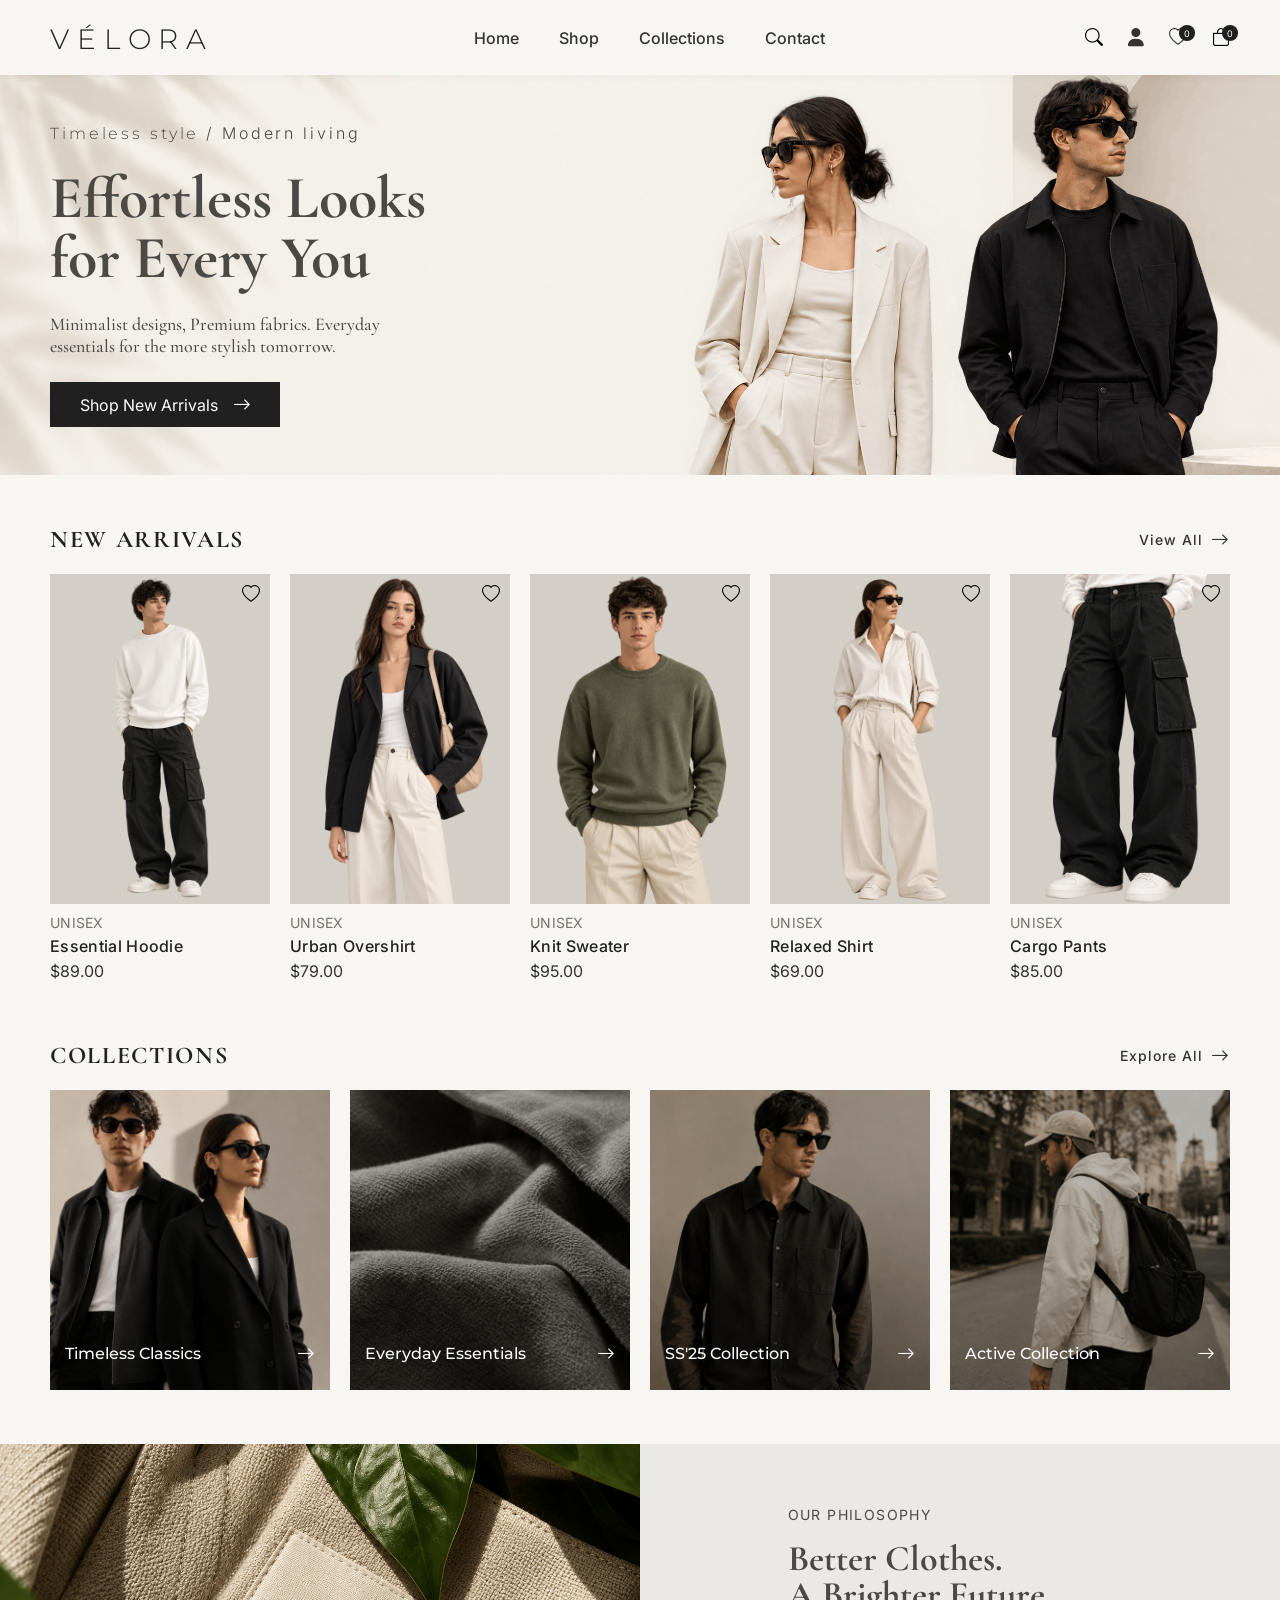
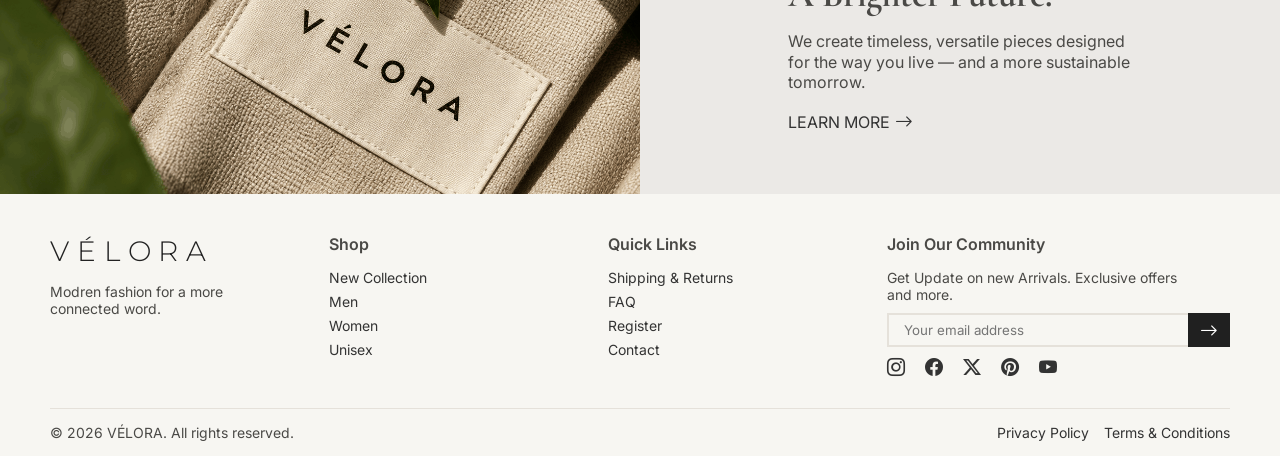
<file: index.html>
<!doctype html>
<html lang="en">

<head>
  <meta charset="UTF-8" />
  <meta name="viewport" content="width=device-width, initial-scale=1.0" />
    <link rel="icon" type="image/svg+xml" href="./assets/icon/favicon.svg">
  <title>VÉLORA — Unisex Fashion Store</title>
  <link rel="stylesheet" href="./css/globals.css">
  <link rel="stylesheet" href="./css/layout/header.css">
  <link rel="stylesheet" href="./css/layout/hero-section.css">
  <link rel="stylesheet" href="./css/home.css">
  <link rel="stylesheet" href="./css/layout/footer.css">
  <link rel="stylesheet" href="https://cdn.jsdelivr.net/npm/bootstrap-icons@1.11.3/font/bootstrap-icons.min.css">
  <link rel="stylesheet" href="https://cdnjs.cloudflare.com/ajax/libs/font-awesome/6.7.2/css/all.min.css" />
</head>

<body>
  <header id="header"></header>

  <main class="main">
    <section class="hero"></section>
    <section class="new-arrivals"></section>
    <section class="collections"></section>
    <section class="philosophy-section">
      <div class="philosophy-image">
        <img src="./assets/images/VÉLORA Label Among Lush Leaves.png" alt="VÉLORA Label Among Lush Leaves">
      </div>
      <div class="philosophy-copy">
        <div>
          <p class="philosophy-label">OUR PHILOSOPHY</p>
          <h2 class="philosophy-title">Better Clothes.<br>A Brighter Future.</h2>
          <p class="philosophy-text">
            We create timeless, versatile pieces designed for the way you live — and a more sustainable tomorrow.
          </p>
          <a href="#" class="learn-more-link">LEARN MORE <i class="bi bi-arrow-right"></i></a>
        </div>
      </div>
    </section>
    <section class="empty-space"></section>
  </main>

  <footer id="footer"></footer>
  <!-- mobile bottom navgation menu  -->
  <nav id="bottom-navigation-bar"></nav>

  <script src="./js/main.js" type="module"></script>
  <script src="./js/home.js" type="module"></script>
</body>

</html>
</file>
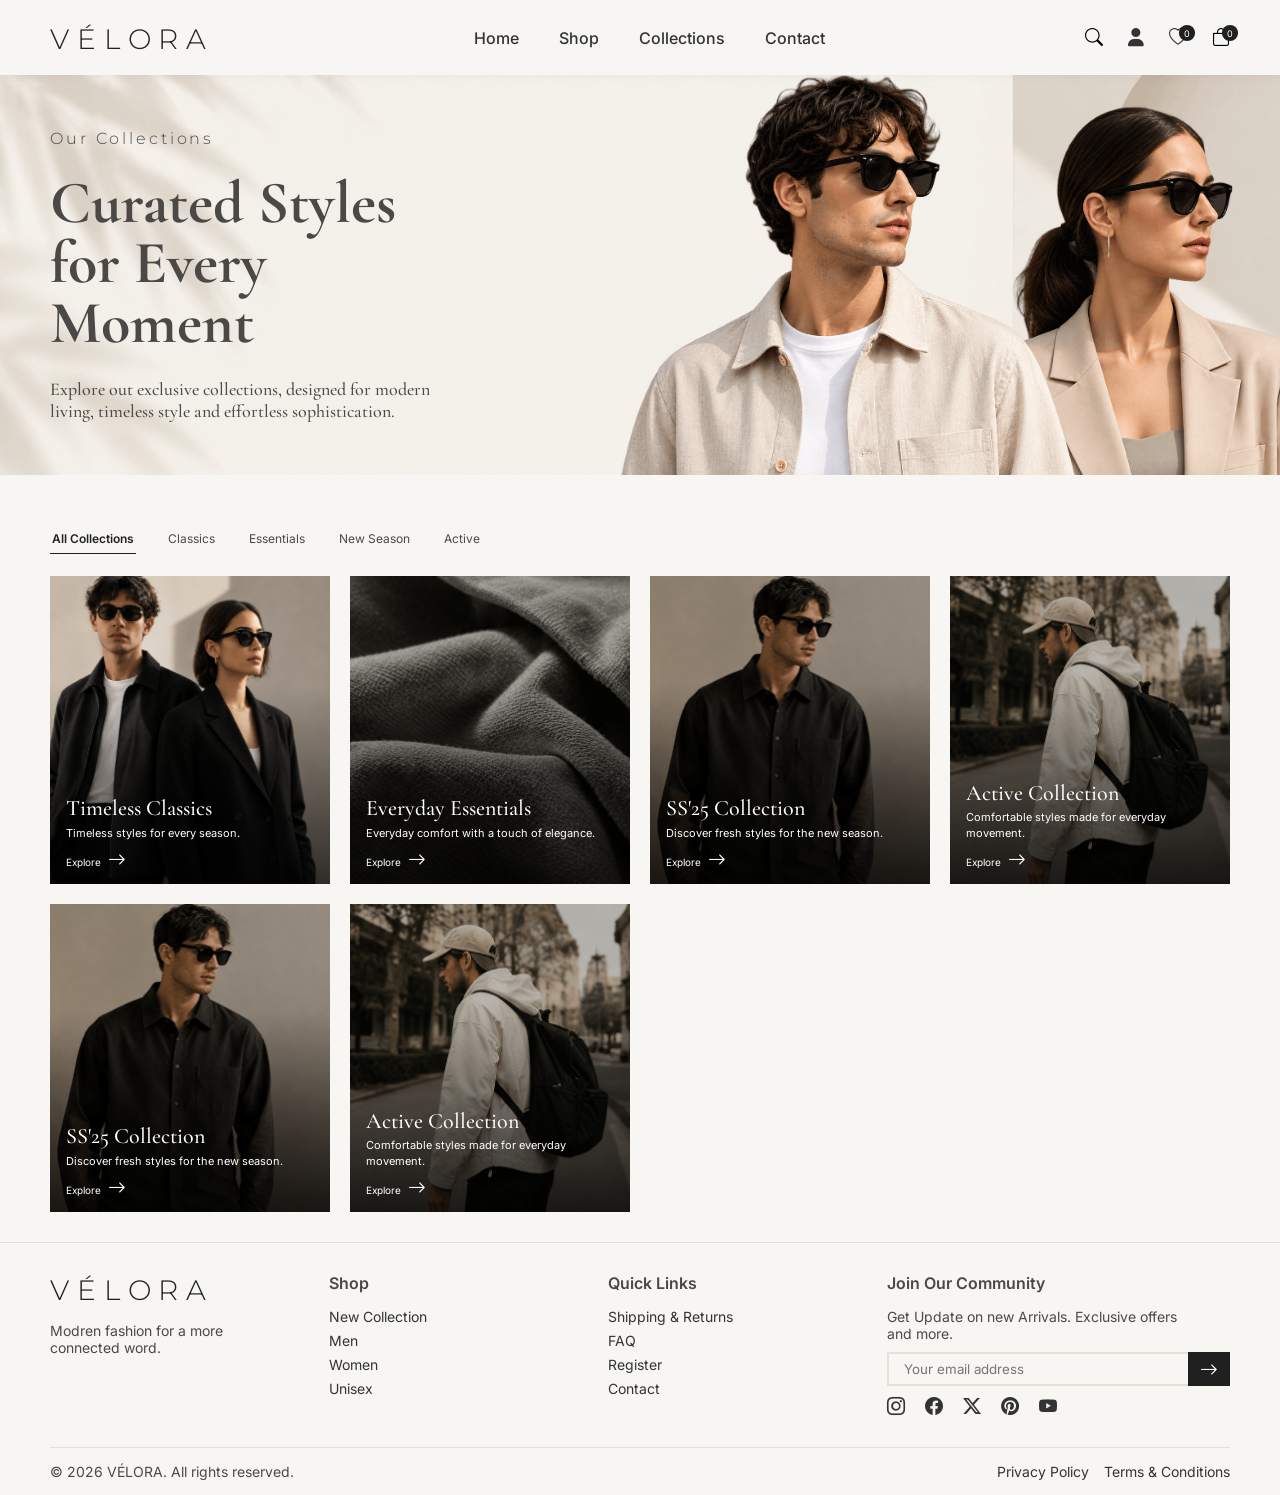
<file: collections.html>
<!doctype html>
<html lang="en">

<head>
    <meta charset="UTF-8" />
    <meta name="viewport" content="width=device-width, initial-scale=1.0" />
    <link rel="icon" type="image/svg+xml" href="./assets/icon/favicon.svg">
    <title>Collections | VÉLORA</title>
    <link rel="stylesheet" href="./css/globals.css">
    <link rel="stylesheet" href="./css/layout/header.css">
    <link rel="stylesheet" href="./css/layout/hero-section.css">
    <link rel="stylesheet" href="./css/collections.css">
    <link rel="stylesheet" href="./css/layout/footer.css">
    <link rel="stylesheet" href="https://cdn.jsdelivr.net/npm/bootstrap-icons@1.11.3/font/bootstrap-icons.min.css">
    <link rel="stylesheet" href="https://cdnjs.cloudflare.com/ajax/libs/font-awesome/6.7.2/css/all.min.css" />
</head>

<body>
    <header id="header"></header>

    <main class="main">
        <section class="hero"></section>
        <section class="collection-browser">
            <nav class="collection-filters" aria-label="Collection filters"></nav>
            <div class="collection-grid"></div>
        </section>
        <section class="empty-space"></section>
    </main>

    <footer id="footer"></footer>
    <!-- mobile bottom navgation menu  -->
    <nav id="bottom-navigation-bar"></nav>

    <script src="./js/main.js" type="module"></script>
    <script src="./js/collections.js" type="module"></script>
</body>

</html>
</file>
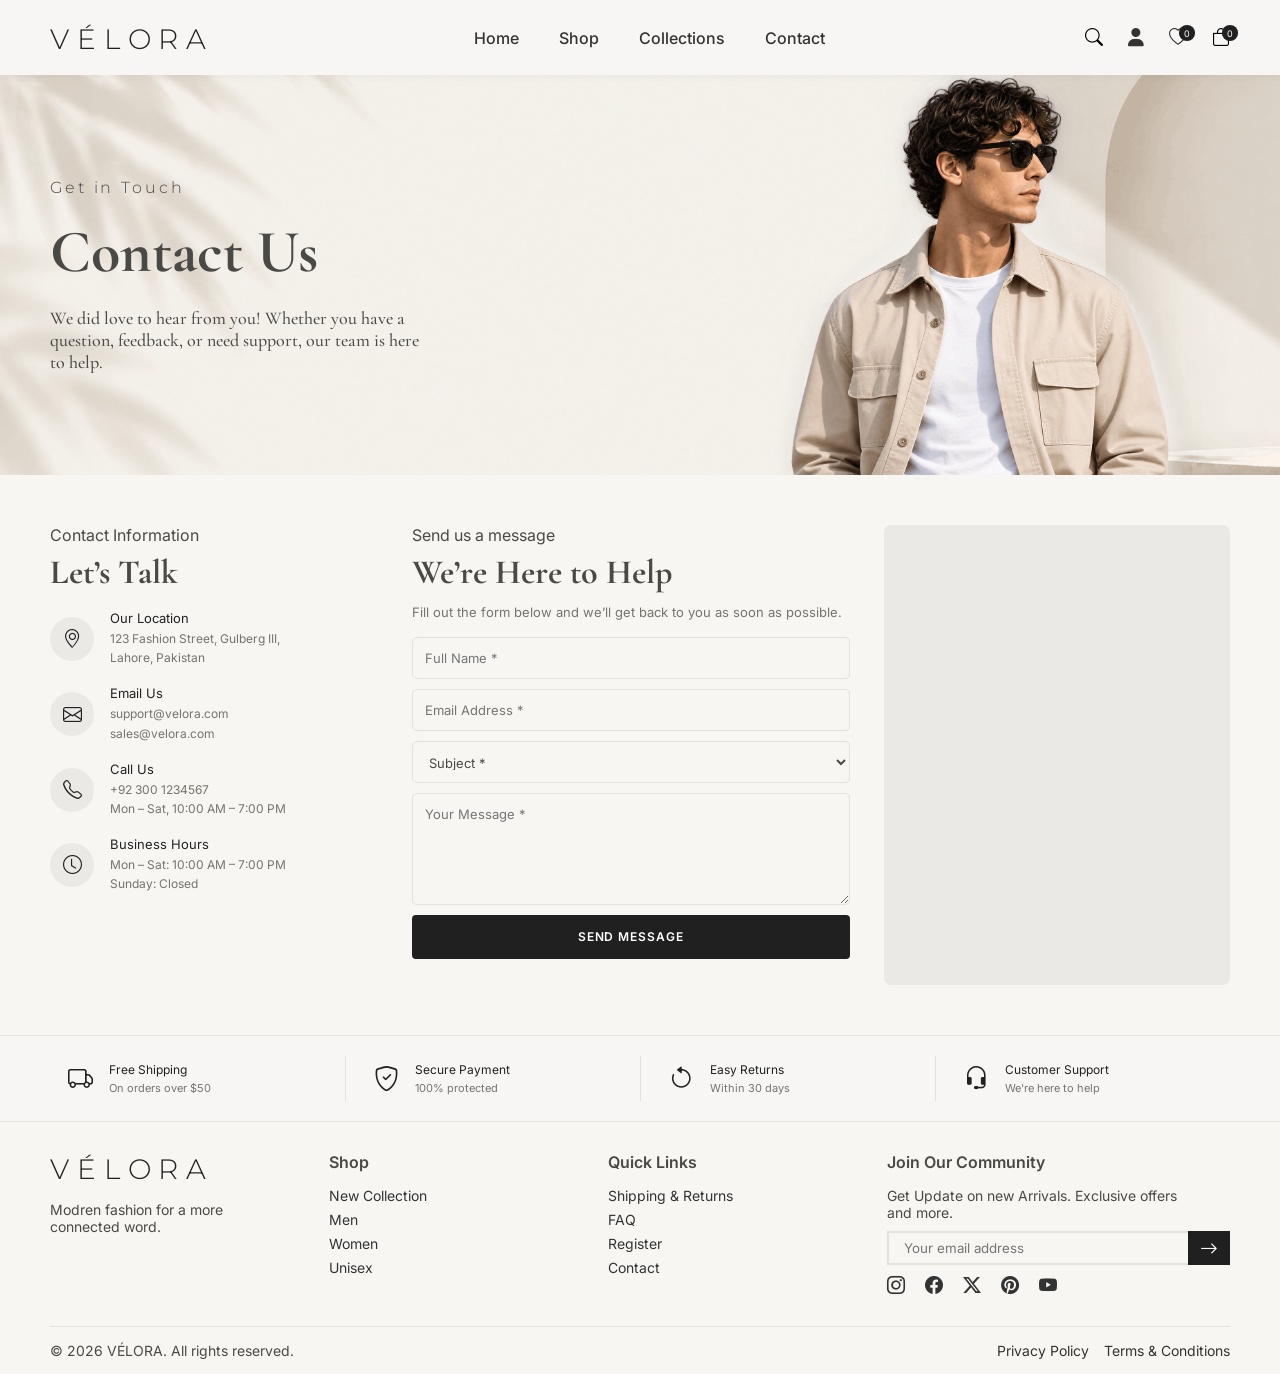
<file: contact.html>
<!doctype html>
<html lang="en">

<head>
    <meta charset="UTF-8" />
    <meta name="viewport" content="width=device-width, initial-scale=1.0" />
    <link rel="icon" type="image/svg+xml" href="./assets/icon/favicon.svg">
    <title>Contact Us | VÉLORA</title>
    <link rel="stylesheet" href="./css/globals.css" />
    <link rel="stylesheet" href="./css/layout/header.css" />
    <link rel="stylesheet" href="./css/layout/hero-section.css" />
    <link rel="stylesheet" href="./css/contact.css" />
    <link rel="stylesheet" href="./css/layout/footer.css" />
    <link rel="stylesheet" href="https://cdn.jsdelivr.net/npm/bootstrap-icons@1.11.3/font/bootstrap-icons.min.css" />
    <link rel="stylesheet" href="https://cdnjs.cloudflare.com/ajax/libs/font-awesome/6.7.2/css/all.min.css" />
</head>

<body>
    <header id="header"></header>

    <main>
        <section class="hero"></section>

        <section class="contact-content">
            <div class="contact-information">
                <span class="section-label">Contact Information</span>
                <h2>Let’s Talk</h2>
                <div class="contact-item">
                    <i class="bi bi-geo-alt"></i>
                    <p>
                        Our Location<small>123 Fashion Street, Gulberg III,<br />Lahore, Pakistan</small>
                    </p>
                </div>
                <div class="contact-item">
                    <i class="bi bi-envelope"></i>
                    <p>
                        Email Us<small>support@velora.com<br />sales@velora.com</small>
                    </p>
                </div>
                <div class="contact-item">
                    <i class="bi bi-telephone"></i>
                    <p>
                        Call Us<small>+92 300 1234567<br />Mon – Sat, 10:00 AM – 7:00 PM</small>
                    </p>
                </div>
                <div class="contact-item">
                    <i class="bi bi-clock"></i>
                    <p>
                        Business Hours<small>Mon – Sat: 10:00 AM – 7:00 PM<br />Sunday: Closed</small>
                    </p>
                </div>
            </div>
            <div class="contact-form-wrap">
                <span class="section-label">Send us a message</span>
                <h2>We’re Here to Help</h2>
                <p class="form-intro">
                    Fill out the form below and we’ll get back to you as soon as
                    possible.
                </p>
                <form class="contact-form">
                    <input type="text" name="name" placeholder="Full Name *" required />
                    <input type="email" name="email" placeholder="Email Address *" required />
                    <select name="subject" required>
                        <option value="" selected disabled>Subject *</option>
                        <option>Order enquiry</option>
                        <option>Returns &amp; exchanges</option>
                        <option>Product question</option>
                        <option>Other</option>
                    </select>
                    <textarea name="message" placeholder="Your Message *" required></textarea>
                    <button type="submit">Send Message</button>
                    <p class="form-status" aria-live="polite"></p>
                </form>
            </div>
            <div class="contact-map">
                <iframe title="Map showing Vélora in Gulberg III, Lahore"
                    src="https://maps.google.com/maps?q=Gulberg%20III%2C%20Lahore%2C%20Pakistan&t=&z=14&ie=UTF8&iwloc=&output=embed"
                    loading="lazy" referrerpolicy="no-referrer-when-downgrade" allowfullscreen></iframe>
            </div>
        </section>
        <section class="contact-benefits">
            <div>
                <i class="bi bi-truck"></i>
                <p>Free Shipping<small>On orders over $50</small></p>
            </div>
            <div>
                <i class="bi bi-shield-check"></i>
                <p>Secure Payment<small>100% protected</small></p>
            </div>
            <div>
                <i class="bi bi-arrow-counterclockwise"></i>
                <p>Easy Returns<small>Within 30 days</small></p>
            </div>
            <div>
                <i class="bi bi-headset"></i>
                <p>Customer Support<small>We're here to help</small></p>
            </div>
        </section>
        <section class="empty-space"></section>
    </main>

    <footer id="footer"></footer>

    <!-- mobile bottom navgation menu  -->
    <nav id="bottom-navigation-bar"></nav>

    <script src="./js/main.js" type="module"></script>
    <script src="./js/contact.js" type="module"></script>
</body>

</html>
</file>
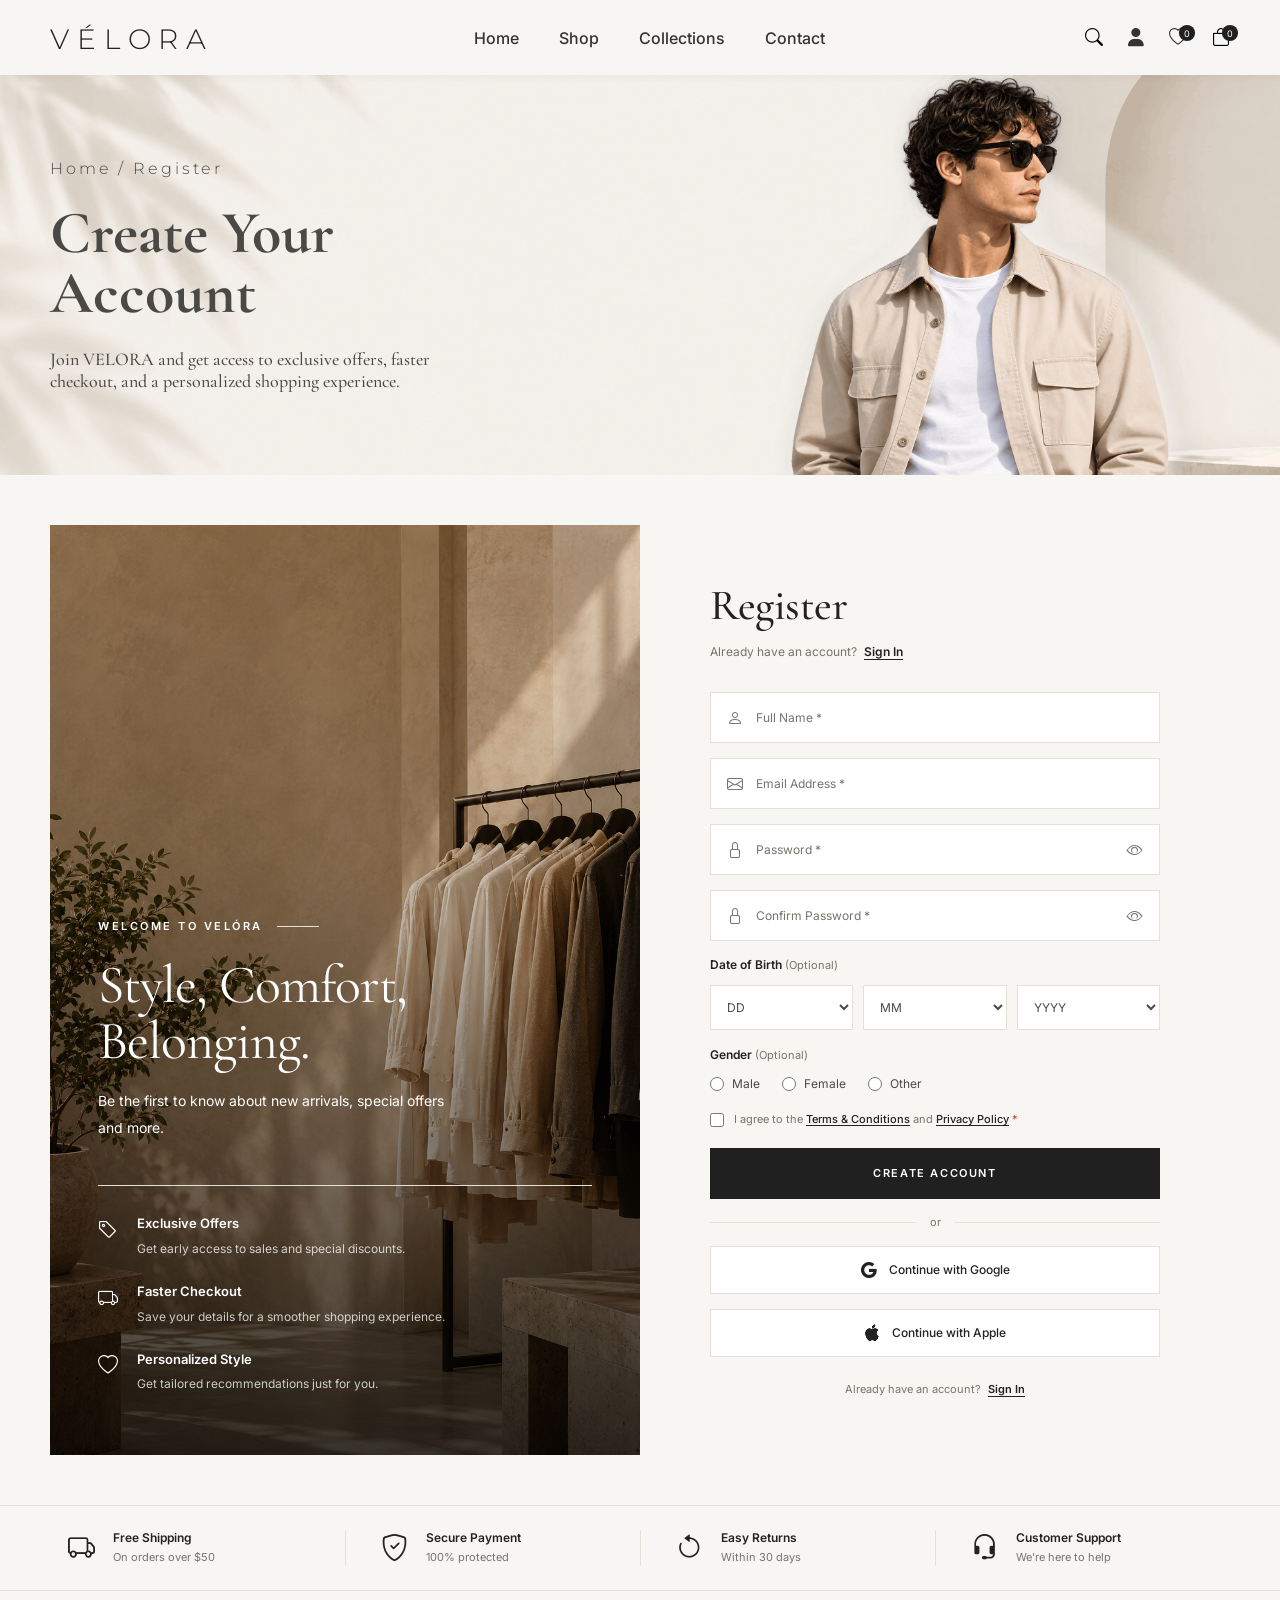
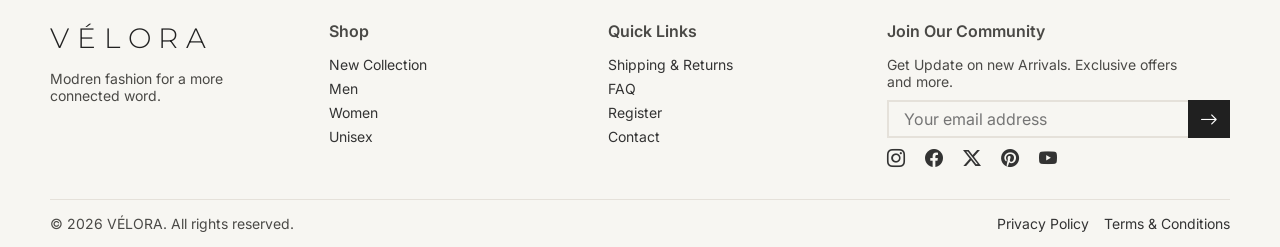
<file: register.html>
<!doctype html>
<html lang="en">

<head>
    <meta charset="UTF-8" />
    <meta name="viewport" content="width=device-width, initial-scale=1.0" />
    <link rel="icon" type="image/svg+xml" href="./assets/icon/favicon.svg">
    <title>Create Account | VÉLORA</title>
    <link rel="stylesheet" href="./css/globals.css">
    <link rel="stylesheet" href="./css/layout/header.css">
    <link rel="stylesheet" href="./css/layout/hero-section.css">
    <link rel="stylesheet" href="./css/register.css">
    <link rel="stylesheet" href="./css/layout/footer.css">
    <link rel="stylesheet" href="https://cdn.jsdelivr.net/npm/bootstrap-icons@1.11.3/font/bootstrap-icons.min.css">
    <link rel="stylesheet" href="https://cdnjs.cloudflare.com/ajax/libs/font-awesome/6.7.2/css/all.min.css" />
</head>

<body>
    <header id="header"></header>

    <main class="main">
        <section class="hero"></section>
        <section class="register-section">
            <div class="register-banner">
                <div class="banner-overlay"></div>
                <div class="banner-content">
                    <div class="banner-intro">
                        <p class="banner-eyebrow">
                            WELCOME TO VELÓRA
                            <span class="eyebrow-line"></span>
                        </p>
                        <h1 class="banner-title">
                            Style, Comfort,<br> Belonging.
                        </h1>

                        <p class="banner-description">
                            Be the first to know about new arrivals, special offers and more.
                        </p>
                    </div>

                    <div class="banner-benefits">
                        <div class="benefit-item">
                            <i class="bi bi-tag benefit-icon"></i>
                            <div class="benefit-text">
                                <h3>Exclusive Offers</h3>
                                <p>Get early access to sales and special discounts.</p>
                            </div>
                        </div>

                        <div class="benefit-item">
                            <i class="bi bi-truck benefit-icon"></i>
                            <div class="benefit-text">
                                <h3>Faster Checkout</h3>
                                <p>Save your details for a smoother shopping experience.</p>
                            </div>
                        </div>

                        <div class="benefit-item">
                            <i class="bi bi-heart benefit-icon"></i>
                            <div class="benefit-text">
                                <h3>Personalized Style</h3>
                                <p>Get tailored recommendations just for you.</p>
                            </div>
                        </div>
                    </div>

                </div>
            </div>
            <div class="register-form-container">

                <header class="register-header">
                    <h2 class="register-title">Register</h2>
                    <p class="register-subtitle">
                        Already have an account?
                        <a href="login.html" class="signin-link">Sign In</a>
                    </p>
                </header>

                <form class="register-form" action="#" method="post">
                    <div class="form-field">
                        <i class="bi bi-person field-icon"></i>
                        <input type="text" name="fullName" class="form-input" placeholder="Full Name *"
                            autocomplete="name" required>
                    </div>

                    <div class="form-field">
                        <i class="bi bi-envelope field-icon"></i>
                        <input type="email" name="email" class="form-input" placeholder="Email Address *"
                            autocomplete="email" required>
                    </div>

                    <div class="form-field">
                        <i class="bi bi-lock field-icon"></i>
                        <input type="password" name="password" class="form-input" placeholder="Password *"
                            autocomplete="new-password" minlength="8" required>
                        <i class="bi bi-eye password-icon"></i>
                    </div>

                    <div class="form-field">
                        <i class="bi bi-lock field-icon"></i>
                        <input type="password" name="confirmPassword" class="form-input"
                            placeholder="Confirm Password *" autocomplete="new-password" minlength="8" required>
                        <i class="bi bi-eye password-icon"></i>
                    </div>

                    <fieldset class="optional-field date-field">
                        <legend class="field-label">
                            Date of Birth <span>(Optional)</span>
                        </legend>

                        <div class="date-select-group">
                            <select name="birthDay" class="date-select" aria-label="Birth day">
                                <option value="">DD</option>
                            </select>

                            <select name="birthMonth" class="date-select" aria-label="Birth month">
                                <option value="">MM</option>
                            </select>

                            <select name="birthYear" class="date-select" aria-label="Birth year">
                                <option value="">YYYY</option>
                            </select>
                        </div>
                    </fieldset>

                    <fieldset class="optional-field gender-field">
                        <legend class="field-label">
                            Gender <span>(Optional)</span>
                        </legend>

                        <div class="gender-options">
                            <label class="gender-option">
                                <input type="radio" name="gender" value="male">
                                <span>Male</span>
                            </label>

                            <label class="gender-option">
                                <input type="radio" name="gender" value="female">
                                <span>Female</span>
                            </label>

                            <label class="gender-option">
                                <input type="radio" name="gender" value="other">
                                <span>Other</span>
                            </label>
                        </div>
                    </fieldset>

                    <div class="terms-field">
                        <input type="checkbox" id="terms" name="terms" class="terms-checkbox" required>

                        <label for="terms" class="terms-label">
                            I agree to the
                            <a href="terms.html">Terms &amp; Conditions</a>
                            and
                            <a href="privacy.html">Privacy Policy</a>
                            <span>*</span>
                        </label>
                    </div>

                    <button type="submit" class="register-submit-btn">
                        CREATE ACCOUNT
                    </button>

                    <div class="form-divider">
                        <span class="divider-line"></span>
                        <p>or</p>
                        <span class="divider-line"></span>
                    </div>

                    <button type="button" class="social-login-btn google-login-btn">
                        <i class="bi bi-google google-icon"></i>
                        <span>Continue with Google</span>
                    </button>

                    <button type="button" class="social-login-btn apple-login-btn">
                        <i class="bi bi-apple apple-icon"></i>
                        <span>Continue with Apple</span>
                    </button>

                    <p class="register-footer">
                        Already have an account?
                        <a href="login.html" class="signin-link">Sign In</a>
                    </p>
                </form>
            </div>
        </section>
        <section class="service-benefits">
            <div class="service-benefit">
                <i class="bi bi-truck service-icon"></i>
                <div class="service-info">
                    <h3>Free Shipping</h3>
                    <p>On orders over $50</p>
                </div>
            </div>
            <div class="service-benefit">
                <i class="bi bi-shield-check service-icon"></i>
                <div class="service-info">
                    <h3>Secure Payment</h3>
                    <p>100% protected</p>
                </div>
            </div>
            <div class="service-benefit">
                <i class="bi bi-arrow-counterclockwise service-icon"></i>
                <div class="service-info">
                    <h3>Easy Returns</h3>
                    <p>Within 30 days</p>
                </div>
            </div>
            <div class="service-benefit">
                <i class="bi bi-headset service-icon"></i>
                <div class="service-info">
                    <h3>Customer Support</h3>
                    <p>We're here to help</p>
                </div>
            </div>
        </section>
        <section class="empty-space"></section>
    </main>

    <footer id="footer"></footer>

    <!-- mobile bottom navgation menu  -->
    <nav id="bottom-navigation-bar"></nav>

    <script src="./js/main.js" type="module"></script>
    <script src="./js/register.js" type="module"></script>
</body>

</html>
</file>
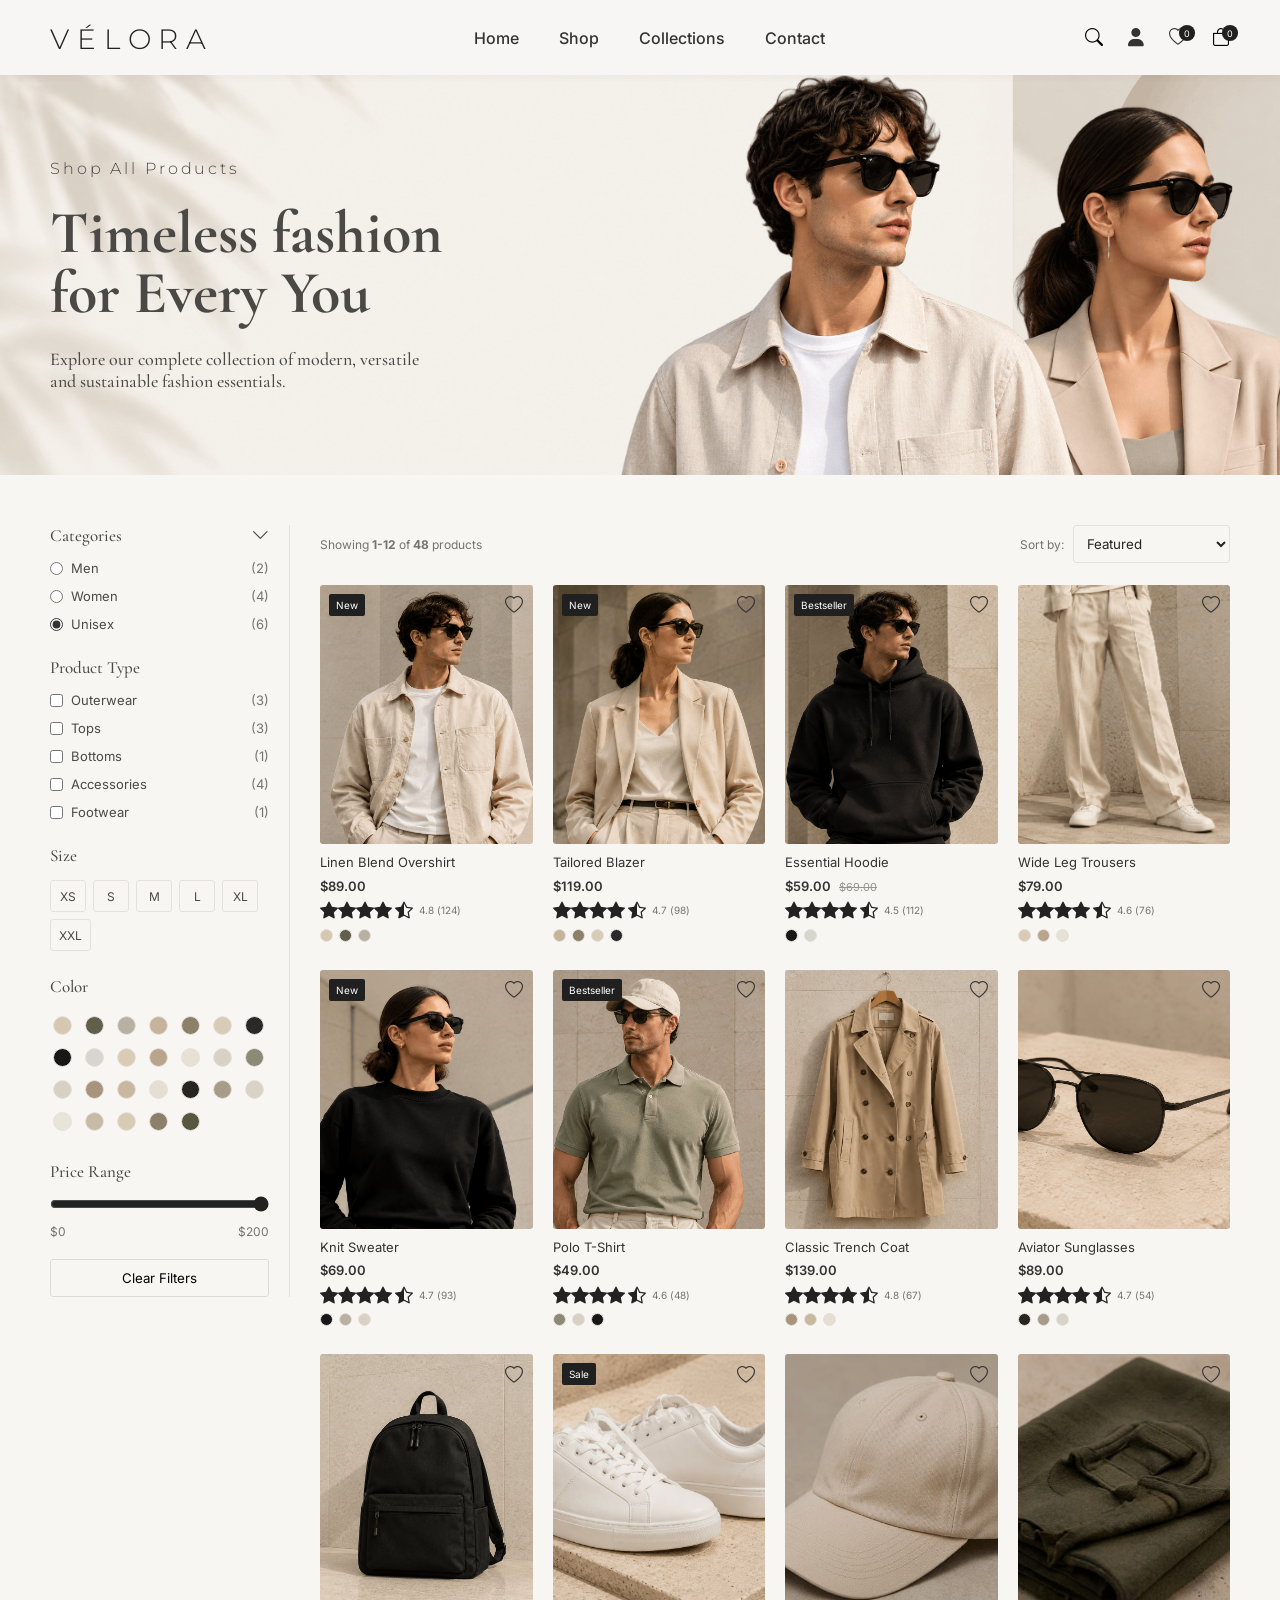
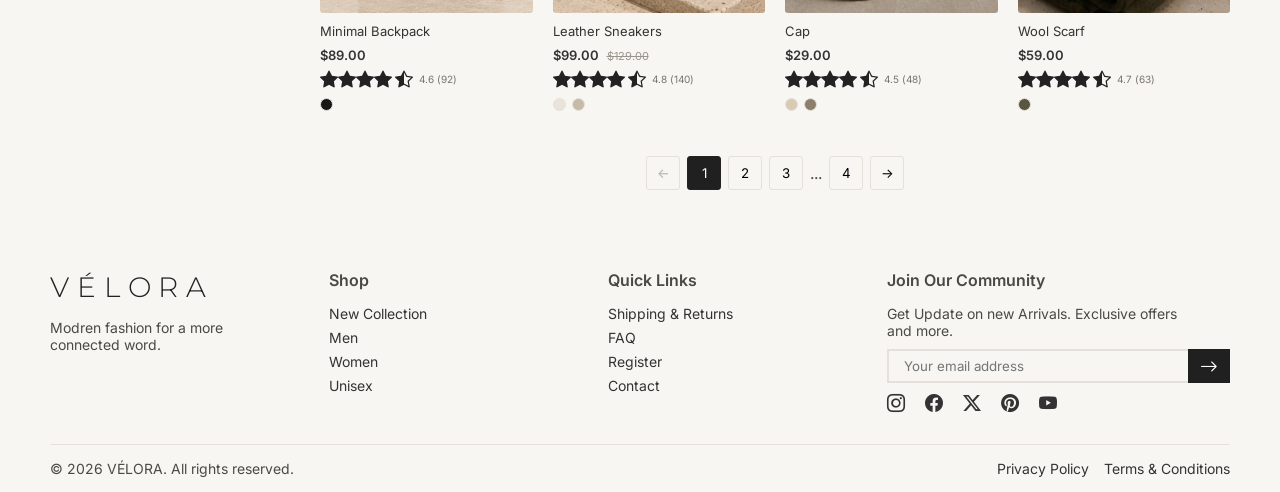
<file: shop.html>
<!doctype html>
<html lang="en">

<head>
    <meta charset="UTF-8" />
    <meta name="viewport" content="width=device-width, initial-scale=1.0" />
    <link rel="icon" type="image/svg+xml" href="./assets/icon/favicon.svg">
    <title>Shop All Products | VÉLORA</title>
    <link rel="stylesheet" href="./css/globals.css">
    <link rel="stylesheet" href="./css/layout/header.css">
    <link rel="stylesheet" href="./css/layout/hero-section.css">
    <link rel="stylesheet" href="./css/shop.css">
    <link rel="stylesheet" href="./css/layout/footer.css">
    <link rel="stylesheet" href="https://cdn.jsdelivr.net/npm/bootstrap-icons@1.11.3/font/bootstrap-icons.min.css">
    <link rel="stylesheet" href="https://cdnjs.cloudflare.com/ajax/libs/font-awesome/6.7.2/css/all.min.css" />
</head>

<body>
    <header id="header"></header>

    <main class="main">
        <section class="hero"></section>
        <section class="products">
            <aside class="products-filter">
                <div class="filter-heading">
                    <h4 class="filter-heading-h4">Categories</h4>
                    <i class="bi bi-chevron-down"></i>
                </div>
                <div class="filter-options"></div>
                <div class="filter-group">
                    <h4 class="filter-heading-h4">Product Type</h4>
                    <div class="type-options"></div>
                </div>
                <div class="filter-group">
                    <h4 class="filter-heading-h4">Size</h4>
                    <div class="size-options">
                    </div>
                </div>
                <div class="filter-group">
                    <h4 class="filter-heading-h4">Color</h4>
                    <div class="color-options">
                    </div>
                </div>
                <div class="filter-group price-filter">
                    <h4 class="filter-heading-h4">Price Range</h4>
                    <div class="price-slider">
                        <input type="range" min="0" max="200" value="200">
                    </div>
                    <div class="price-labels">
                        <span>$0</span>
                        <span>$200</span>
                    </div>
                </div>
                <button class="clear-filters" type="reset"
                    onclick="document.querySelector('.products-filter').querySelectorAll('input').forEach(input => { if(input.type === 'checkbox') input.checked = false; if(input.type === 'radio' && input.value === 'all') input.checked = true; });">
                    Clear Filters
                </button>
            </aside>
            <div class="products-container">
                <div class="products-toolbar">
                    <button class="filter-toggle">
                        <span>
                            <i class="bi bi-sliders"></i>
                            Filter
                        </span>
                        <i class="bi bi-chevron-down filter-arrow"></i>
                    </button>
                    <p class="">Showing <strong>1-12</strong> of <strong>48</strong> products</p>
                    <div class="toolbar-actions">
                        <label for="sort-products">Sort by:</label>
                        <select id="sort-products">
                            <option value="featured">Featured</option>
                            <option value="newest">Newest</option>
                            <option value="low">Price: Low to High</option>
                            <option value="high">Price: High to Low</option>
                        </select>
                    </div>
                </div>
                <div class="products-grid"></div>
                <div class="pagination">
                    <button disabled aria-label="Previous page">←</button>
                    <button class="current-page">1</button>
                    <button>2</button>
                    <button>3</button>
                    <span>...</span>
                    <button>4</button>
                    <button aria-label="Next page">→</button>
                </div>
            </div>
        </section>
        <section class="empty-space"></section>
    </main>

    <footer id="footer"></footer>

    <!-- mobile bottom navgation menu  -->
    <nav id="bottom-navigation-bar"></nav>

    <script src="./js/main.js" type="module"></script>
    <script src="./js/shop.js" type="module"></script>
</body>

</html>
</file>
<file: css/globals.css>
@import url("https://fonts.googleapis.com/css2?family=Cormorant+Garamond:ital,wght@0,300..700;1,300..700&family=Inter:ital,opsz,wght@0,14..32,100..900;1,14..32,100..900&family=Montserrat:ital,wght@0,100..900;1,100..900&display=swap");

:root {
  /* Background colors */
  --bg-header: #f8f6f4;
  --bg-body: #f7f6f2;
  --bg-btn: #202020;
  --bg-white: #ffffff;
  --bg-hero: #ebe9e6;
  --bg-card: #d3cfc7;

  /* Text colors */
  --text-heading: #222222;
  --text-body: #4a4946;
  --text-white: #ffffff;
  --text-muted: #77736d;
  --text-nav: #333333;
  --text-gray: #ffffffc2;
  --border-color: #e5e1da;
  --border-dark: #202020;

  /* Button colors */
  --btn-bg: #202020;
  --btn-text: #ffffff;
  --btn-hover: #3a3a3a;

  /* Typography */
  --font-heading: "Cormorant Garamond", serif;
  --font-body: "Inter", sans-serif;
  --font-logo: "Montserrat", sans-serif;
}

* {
  margin: 0;
  padding: 0;
  box-sizing: border-box;
  font-family: var(--font-body);
}

body {
  width: 100vw;
  overflow-x: hidden;
  color: var(--text-body);
  scroll-behavior: smooth;
  scrollbar-width: 5px;
  background-color: var(--bg-body);
}

/* scroll bar design  */
body::-webkit-scrollbar-track {
  background: #f7f6f2;
}

body::-webkit-scrollbar {
  width: 5px;
}

body::-webkit-scrollbar-thumb {
  background: #c8bdaa;
  border-radius: 10px;
}

.logo {
  font-size: 28px;
  font-weight: 300;
  letter-spacing: 0.28em;
  text-transform: uppercase;
  color: var(--text-heading);
  font-family: var(--font-logo);
}

.heading {
  font-family: var(--font-heading);
}

.text {
  font-family: var(--font-body);
}

a {
  color: var(--text-nav);
  text-decoration: none;
}

i {
  font-size: 18px;
}

/* hero section  */
.hero {
  width: 100%;
  height: 450px;
  overflow-x: hidden;
  background: url("./../assets/images/hero-section/bg.png") center / cover
    no-repeat;
}

/* section empty-space */
.empty-space {
  display: none;
}

@media (max-width: 1280px) {
  /* hero section  */
  .hero {
    height: 400px;
  }
}

@media (max-width: 1024px) {
  /* hero section  */
  .hero {
    height: 300px;
  }
}

@media (max-width: 768px) {
  html,
  body {
    &::-webkit-scrollbar {
      display: none;
    }
    scrollbar-width: none;
    -ms-overflow-style: none;
  }

  .logo {
    font-size: 24px;
  }

  i {
    font-size: 16px;
  }

  /* hero section  */
  .hero {
    height: 180px;
  }

  /* section empty-space */
  .empty-space {
    display: block;
    padding-bottom: 60px;
  }
}

@media (max-width: 374px) {
  .logo {
    font-size: 22px;
  }

  /* hear section  */
  .hero {
    height: 130px;
  }
}
</file>
<file: css/layout/header.css>
#header {
  width: 100%;
  height: 75px;
  display: flex;
  position: sticky;
  top: 0;
  padding-inline: 50px;
  padding-block: 10px;
  align-items: center;
  z-index: 10;
  justify-content: space-between;
  box-shadow: 0 2px 8px rgba(0, 0, 0, 0.04);
  background-color: var(--bg-header);
}

.menuBtn {
  display: none;
}

.navbar {
  display: initial;
}

.navigation {
  display: flex;
  column-gap: 40px;
  list-style: none;
  font-weight: 500;
}

.icon-container {
  display: flex;
  column-gap: 25px;
  position: relative;
  font-weight: 400;
  z-index: 10;
  align-items: center;
}

.icon {
  background: none;
  border: none;
}

.cart-btn {
  position: relative;
}

.item-counter {
  width: 18px;
  height: 18px;
  display: flex;
  top: -3px;
  right: -9px;
  transform: scale(90%);
  align-items: center;
  justify-content: center;
  position: absolute;
  font-size: 10px;
  color: var(--text-white);
  border-radius: 100%;
  background-color: var(--bg-btn);
}

@media (max-width: 1024px) {
  #header {
    padding-inline: 30px;
    height: 65px;
  }

  .navbar {
    display: none;
  }

  .menuBtn {
    display: initial;
    position: relative;
    z-index: 10;
  }

  #header h1 {
    position: absolute;
    inset: 0;
    display: flex;
    align-items: center;
    justify-content: center;
  }

  .item-counter {
    transform: scale(80%);
  }
}

@media (max-width: 768px) {
  #header {
    padding-inline: 15px;
    height: 60px;
  }

  .userIcon,
  .heart-btn {
    display: none;
  }

  .icon-container {
    column-gap: 15px;
  }
}

@media (max-width: 374px) {
  #header {
    padding-inline: 12px;
  }
}
</file>
<file: css/layout/hero-section.css>
/* hero section  */

.hero-content {
  width: 100%;
  display: flex;
  height: 100%;
}

.hero-text {
  width: 100%;
  height: 100%;
  display: flex;
  row-gap: 25px;
  padding-left: 50px;
  flex-direction: column;
  justify-content: center;
}

.hero-text h4 {
  font-size: 16px;
  font-weight: 300;
  letter-spacing: 0.18em;
  font-family: var(--font-logo);
}

.hero-text a {
  padding: 12px 20px;
  max-width: 230px;
  border: none;
  display: flex;
  align-items: center;
  justify-content: center;
  column-gap: 15px;
  cursor: pointer;
  color: var(--text-white);
  background-color: var(--bg-btn);
}

.hero-text h1 {
  font-size: 72px;
  max-width: 500px;
  line-height: 1em;
  font-weight: 700;
  font-family: var(--font-heading);
}

.hero-text p {
  font-size: 18px;
  max-width: 400px;
  font-weight: 500;
  font-family: var(--font-heading);
}

.hero-image {
  width: 100%;
  height: 100%;
  display: flex;
  align-items: end;
  justify-content: center;
}

.hero-image img {
  height: 100%;
  max-width: 110%;
}

@media (max-width: 1280px) {
  /* hero section  */
  .hero-text h1 {
    font-size: 60px;
    max-width: 400px;
  }

  .hero-text p {
    max-width: 380px;
  }
}

@media (max-width: 1024px) {
  /* hero section  */
  .hero-text {
    row-gap: 15px;
    padding-left: 30px;
  }

  .hero-text h4 {
    font-size: 12px;
    letter-spacing: 0.15em;
  }

  .hero-text a {
    padding: 10px 15px;
    max-width: 200px;
    font-size: 14px;
    column-gap: 10px;
  }

  .hero-text p {
    font-size: 16px;
    max-width: 300px;
  }

  .hero-text h1 {
    font-size: 48px;
    max-width: 360px;
  }
}

@media (max-width: 768px) {
  /* hero section  */
  .hero-text {
    row-gap: 8px;
    padding-left: 15px;
  }

  .hero-text h4 {
    font-size: 10px;
    letter-spacing: 0.12em;
  }

  .hero-text span {
    display: none;
  }

  .hero-text a {
    padding: 5px 5px;
    max-width: 120px;
    font-size: 8px;
    font-weight: 400;
    column-gap: 10px;
  }

  .hero-text p {
    font-size: 10px;
    max-width: 200px;
  }

  .hero-text h1 {
    font-size: 24px;
    max-width: 182px;
  }
  .hero-image img {
    height: 145px;
  }
}

@media (max-width: 374px) {
  /* hero section  */
  .hero-text {
    row-gap: 5px;
    padding-left: 12px;
  }

  .hero-text h4 {
    font-size: 8px;
    letter-spacing: 0.05em;
  }

  .hero-text a {
    padding: 2px 0px;
    max-width: 110px;
    font-size: 8px;
    font-weight: 300;
    column-gap: 5px;
  }

  .hero-text p {
    font-size: 8px;
    max-width: 200px;
  }

  .hero-text h1 {
    font-size: 20px;
    max-width: 150px;
  }
  .hero-image img {
    height: 100px;
  }
}
</file>
<file: css/home.css>
/* arrival section */

.new-arrivals {
  display: flex;
  flex-direction: column;
  margin-top: 50px;
  width: 100%;
  padding-inline: 50px;
}

.section-header {
  display: flex;
  justify-content: space-between;
  align-items: center;
  margin-bottom: 20px;
}

.section-title {
  font-size: 24px;
  font-weight: bold;
  letter-spacing: 0.07em;
  text-transform: uppercase;
  font-family: var(--font-heading);
  color: var(--text-heading);
}

.section-header a {
  font-size: 14px;
  font-weight: 500;
  display: flex;
  align-items: center;
  column-gap: 8px;
  letter-spacing: 0.07em;
  text-transform: capitalize;
  color: var(--text-nav);
  font-family: var(--font-body);
}

.products-container {
  display: flex;
  gap: 20px;
  overflow-x: auto;
  overflow-y: hidden;
  flex-wrap: nowrap;
  scroll-behavior: smooth;
  scroll-snap-type: x mandatory;
  scrollbar-width: none;
}

.products-container::-webkit-scrollbar {
  display: none;
}

.product-card {
  flex: 0 0 calc((100% - 80px) / 5);
  min-width: 0;
  max-width: none;
  position: relative;
  scroll-snap-align: start;
}

.add-wishlist {
  top: 10px;
  right: 10px;
  background-color: transparent;
  border: none;
  position: absolute;
}

.product-image {
  display: flex;
  align-items: flex-end;
  justify-content: center;
  width: 100%;
  min-height: 200px;
  overflow: hidden;
  background-color: var(--bg-card);
}

.product-card img {
  width: 100%;
  height: 90%;
  object-fit: contain;
  object-position: center bottom;
}

.product-info {
  display: flex;
  flex-direction: column;
  padding: 10px 0;
  row-gap: 5px;
}

.product-info h3 {
  font-size: 16px;
  font-weight: 500;
  letter-spacing: 0.02em;
  text-transform: capitalize;
  color: var(--text-heading);
}

.product-gender {
  font-size: 14px;
  font-weight: 400;
  letter-spacing: 0.02em;
  text-transform: uppercase;
  color: var(--text-muted);
}

.product-price {
  color: var(--text-nav);
}

/* collection section  */

.collections {
  width: 100%;
  margin-top: 50px;
  display: flex;
  flex-direction: column;
  padding-inline: 50px;
}

.collections-container {
  display: flex;
  column-gap: 20px;
}

.collection-card {
  flex: 0 0 calc((100% - 60px) / 4);
  min-width: 0px;
  overflow: hidden;
  position: relative;
}

.collection-image {
  width: 100%;
  height: 300px;
  object-fit: cover;
  object-position: center top;
}

.collection-info {
  position: absolute;
  inset: 0;
  bottom: 30px;
  display: flex;
  padding-inline: 15px;
  align-items: flex-end;
  color: var(--text-white);
}

.collection-text {
  display: flex;
  width: 100%;
  align-items: center;
  column-gap: 5px;
  justify-content: space-between;
}

.collection-title {
  font-size: 16px;
  font-family: var(--font-logo);
  font-weight: 500;
}

/* philosophy section  */
.philosophy-section {
  width: 100%;
  margin-top: 50px;
  margin-bottom: 10px;
  display: grid;
  height: 350px;
  grid-template-columns: 1fr 1fr;
  background-color: var(--bg-hero);
}

.philosophy-image {
  width: 100%;
  height: 100%;
  overflow: hidden;
}

.philosophy-image img {
  width: 100%;
  height: 100%;
  object-position: center;
  object-fit: cover;
}

.philosophy-copy {
  width: 100%;
  display: flex;
  align-items: center;
  justify-content: center;
  row-gap: 18px;
  padding: 20px 30px;
}

.philosophy-copy div {
  display: flex;
  flex-direction: column;
  row-gap: 18px;
}

.philosophy-label {
  font-size: 14px;
  letter-spacing: 0.1em;
}

.philosophy-title {
  font-size: 36px;
  font-family: var(--font-heading);
  line-height: 1em;
}

.philosophy-text {
  line-height: 1.3em;
  max-width: 345px;
}

.learn-more-link {
  display: flex;
  align-items: center;
  column-gap: 5px;
}

/* section empty-space */
.empty-space {
  display: none;
}

@media (max-width: 1024px) {
  .new-arrivals {
    padding-inline: 30px;
    margin-top: 40px;
  }

  .products-container {
    column-gap: 15px;
  }

  .product-card {
    flex: 0 0 calc((100% - 45px) / 4);
    min-width: 0;
    max-width: none;
  }

  .product-image {
    min-height: 200px;
  }

  /* Collections Section  */

  .collections {
    margin-top: 30px;
    padding-inline: 30px;
  }

  .collections-container {
    column-gap: 15px;
  }

  .collection-card {
    flex: 0 0 calc((100% - 45px) / 4);
  }

  .collection-image {
    width: 100%;
    height: 220px;
    object-fit: cover;
    object-position: center top;
  }

  .collection-info {
    bottom: 12px;
  }

  .collection-title {
    font-size: 14px;
  }

  /* philosophy-section */
  .philosophy-section {
    height: 300px;
    overflow: hidden;
  }

  .philosophy-copy {
    row-gap: 10px;
    padding: 20px 30px;
  }
}

@media (max-width: 768px) {
  .new-arrivals {
    margin-top: 30px;
    padding-inline: 15px;
  }

  .section-header {
    margin-bottom: 15px;
  }

  .section-title {
    font-size: 18px;
  }

  .section-header a {
    font-size: 12px;
  }

  .products-container {
    column-gap: 10px;
  }

  .product-card {
    flex: 0 0 calc((100% - 20px) / 3);
    min-width: 0;
    max-width: none;
  }

  .add-wishlist {
    top: 5px;
    right: 7px;
  }

  .add-wishlist i {
    font-size: 12px;
  }

  .product-image {
    min-height: 100px;
  }

  .product-info {
    padding: 5px 0;
    row-gap: 3px;
  }

  .product-info h3 {
    font-size: 14px;
  }

  .product-gender {
    font-size: 12px;
  }

  .product-price {
    font-size: 12px;
  }

  .product-name {
    font-size: 12px;
  }

  /* Collections Section  */

  .collections {
    margin-top: 15px;
    padding-inline: 15px;
  }

  .collections-container {
    column-gap: 12px;
    overflow-x: scroll;
    overflow-x: auto;
    overflow-y: hidden;
    flex-wrap: nowrap;
    scroll-behavior: smooth;
    scroll-snap-type: x mandatory;
    scrollbar-width: none;
  }

  .collections-container::-webkit-scrollbar {
    display: none;
  }

  .collection-card {
    flex: 0 0 calc((100% - 12px) / 2);
    scroll-snap-align: start;
  }

  .collection-image {
    height: 150px;
  }
  .collection-info {
    bottom: 8px;
  }

  .collection-title {
    font-size: 14px;
  }

  /* philosophy section  */
  .philosophy-section {
    margin-top: 30px;
    height: 180px;
    grid-template-columns: 1fr 1.35fr;
    background-color: var(--bg-hero);
  }

  .philosophy-copy {
    justify-content: start;
    padding: 10px 8px;
  }

  .philosophy-copy div {
    row-gap: 8px;
  }

  .philosophy-label {
    font-size: 8px;
    letter-spacing: 0.1em;
  }

  .philosophy-title {
    font-size: 18px;
    line-height: 1em;
  }

  .philosophy-text {
    line-height: 1.3em;
    font-size: 10px;
    max-width: 190px;
  }

  .learn-more-link {
    font-size: 12px;
  }

  /* section empty-space */
  .empty-space {
    display: block;
    padding-bottom: 60px;
  }
}

@media (max-width: 480px) {
  .new-arrivals {
    margin-top: 20px;
    padding-inline: 12px;
  }

  .section-header {
    margin-bottom: 10px;
  }

  .section-title {
    font-size: 16px;
  }

  .section-header a {
    font-size: 10px;
  }

  .products-container {
    column-gap: 8px;
  }

  .product-card {
    flex: 0 0 calc((100% - 16px) / 3);
    min-width: 0;
    max-width: none;
  }

  .add-wishlist i {
    font-size: 10px;
  }

  .product-image {
    min-height: 80px;
  }

  .product-name {
    font-size: 12px;
  }

  .product-gender,
  .product-price {
    font-size: 10px;
  }

  /* collection section  */
  .collection-image {
    height: 130px;
  }
}
</file>
<file: css/layout/footer.css>
#footer {
  width: 100%;
  display: flex;
  padding-inline: 50px;
  flex-direction: column;
}

#bottom-navigation-bar {
  display: none;
}

.footer-container {
  display: grid;
  column-gap: 50px;
  padding-block: 30px;
  flex-direction: row;
  grid-template-columns: 1fr 1fr 1fr 1.5fr;
}

.footer-brand p {
  margin-top: 15px;
  max-width: 200px;
  font-size: 14px;
}

.footer-heading {
  font-size: 16px;
  font-weight: 600;
  margin-bottom: 15px;
}

.footer-links {
  list-style: none;
  display: flex;
  flex-direction: column;
  row-gap: 7px;
  font-size: 14px;
}

.footer-community p {
  max-width: 300px;
  font-size: 14px;
}

.footer-newsletter-form {
  margin-top: 10px;
  position: relative;
  max-width: 375px;
}

.footer-newsletter-form input {
  width: 100%;
  outline: none;
  padding-inline: 15px;
  padding-block: 7px;
  background: transparent;
  border: 2px solid var(--border-color);
  transition: border-color 0.3s ease;
}

.footer-newsletter-form button {
  right: 0;
  height: 100%;
  border: none;
  position: absolute;
  cursor: pointer;
  padding-inline: 12px;
  color: var(--text-white);
  background-color: var(--bg-btn);
}

.footer-newsletter-form input:focus {
  border-color: var(--border-dark);
  outline: none;
}

.footer-socials {
  display: flex;
  margin-top: 10px;
  column-gap: 20px;
}

.footer-bottom {
  font-size: 14px;
  display: flex;
  padding-block: 15px;
  border-top: 1px solid var(--border-color);
  justify-content: space-between;
}

.footer-legal-links {
  display: flex;
  column-gap: 15px;
}

@media (max-width: 1024px) {
  .footer-container {
    grid-template-columns: 2fr 1fr 1fr;
    row-gap: 20px;
  }
  .footer-community {
    grid-column: 1/-1;
  }
}

@media (max-width: 768px) {
  #footer {
    display: none;
  }
  #bottom-navigation-bar {
    display: flex;
  }
  #bottom-navigation-bar {
    width: 100%;
    padding-inline: 15px;
    height: 60px;
    display: flex;
    position: fixed;
    bottom: 0px;
    align-items: center;
    justify-content: space-between;
    background-color: var(--bg-header);
    border-top: 1px solid var(--border-color);
    box-shadow: 0 -2px 10px rgba(0, 0, 0, 0.04);
    border-radius: 15px 15px 0 0;
    font-weight: 500;
  }
  #bottom-navigation-bar a {
    display: flex;
    row-gap: 2px;
    font-size: 10px;
    align-items: center;
    flex-direction: column;
  }
}

@media (max-width: 374px) {
  #bottom-navigation-bar {
    padding-inline: 12px;
  }
}
</file>
<file: css/collections.css>
.collection-browser {
  width: 100%;
  padding: 30px 50px;
  border-bottom: 1px solid var(--border-color);
}

.collection-filters {
  display: flex;
  justify-content: start;
  align-items: center;
  gap: 30px;
  overflow-x: auto;
  scrollbar-width: none;
  padding: 18px 0 22px;
}
.collection-filters::-webkit-scrollbar {
  display: none;
}
.collection-filter {
  position: relative;
  flex: none;
  border: 0;
  background: none;
  padding: 8px 2px;
  color: var(--text-body);
  font-size: 12px;
  cursor: pointer;
}
.collection-filter.active {
  font-weight: 600;
  color: var(--text-heading);
}
.collection-filter.active::after {
  content: "";
  position: absolute;
  left: 0;
  right: 0;
  bottom: 0;
  height: 1px;
  background: var(--border-dark);
}
.collection-grid {
  display: grid;
  grid-template-columns: repeat(4, minmax(0, 1fr));
  gap: 20px;
}
.collection-card {
  aspect-ratio: 1/1.1;
  position: relative;
  display: block;
  overflow: hidden;
  background: var(--bg-card);
  color: var(--text-white);
}
.collection-card::after {
  content: "";
  position: absolute;
  inset: 35% 0 0;
  background: linear-gradient(transparent, rgba(0, 0, 0, 0.72));
  pointer-events: none;
}
.collection-card img {
  width: 100%;
  height: 100%;
  object-fit: cover;
  transition: transform 0.35s ease;
}
.collection-card:hover img {
  transform: scale(1.04);
}
.collection-card-copy {
  position: absolute;
  z-index: 1;
  left: 16px;
  right: 14px;
  bottom: 14px;
}
.collection-card-copy h2 {
  font-family: var(--font-heading);
  font-size: 22px;
  font-weight: 500;
  line-height: 1.1;
  margin-bottom: 5px;
}
.collection-card-copy p {
  font-size: 11px;
  line-height: 1.4;
  margin-bottom: 8px;
}
.collection-card-copy span {
  font-size: 10px;
}
.collection-card-copy i {
  margin-left: 4px;
}
.collection-card[hidden] {
  display: none;
}
@media (max-width: 1024px) {
  .collection-browser {
    padding-inline: 24px;
  }
  .collection-grid {
    grid-template-columns: repeat(3, minmax(0, 1fr));
    gap: 14px;
  }
  .collection-card {
    height: auto;
    aspect-ratio: 1.08;
  }
  .collection-card-copy {
    left: 13px;
    right: 12px;
    bottom: 13px;
  }
  .collection-card-copy h2 {
    font-size: 21px;
  }
  .collection-filters {
    justify-content: flex-start;
    gap: 22px;
    padding-block: 14px 18px;
  }
}
@media (max-width: 768px) {
  .collection-browser {
    padding: 0 15px 30px;
    border: none;
  }

  .collection-grid {
    grid-template-columns: repeat(2, minmax(0, 1fr));
    gap: 14px;
  }
  .collection-filters {
    gap: 10px;
    padding-block: 12px 18px;
  }
  .collection-filter {
    border: 1px solid var(--border-color);
    border-radius: 22px;
    padding: 9px 16px;
    font-size: 12px;
  }
  .collection-filter.active {
    background: var(--btn-bg);
    border-color: var(--btn-bg);
    color: var(--btn-text);
  }
  .collection-filter.active::after {
    display: none;
  }
  .collection-grid {
    gap: 12px;
  }
  .collection-card {
    aspect-ratio: 0.88;
    border-radius: 6px;
  }
  .collection-card-copy {
    left: 11px;
    right: 9px;
    bottom: 11px;
  }
  .collection-card-copy h2 {
    font-size: clamp(15px, 4.4vw, 20px);
  }
  .collection-card-copy p {
    font-size: 10px;
    margin-bottom: 6px;
  }
  .collection-card-copy span {
    font-size: 11px;
  }
}

@media (max-width: 480px) {
  .collection-browser {
    padding: 14px;
  }
  .collection-filters {
    gap: 8px;
    padding-block: 10px 14px;
  }
  .collection-filter {
    font-size: 10px;
    padding: 6px 10px;
  }
}
</file>
<file: css/contact.css>
.contact-content {
  width: 100%;
  padding: 50px;
  display: grid;
  grid-template-columns: 0.9fr 1.2fr 0.95fr;
  gap: 34px;
  align-items: start;
}
.contact-information h2,
.contact-form-wrap h2 {
  font-size: 34px;
  font-family: var(--font-heading);
  line-height: 1.15;
  margin: 8px 0 18px;
}
.contact-item {
  display: flex;
  align-items: center;
  gap: 16px;
  margin: 18px 0;
}
.contact-item > i {
  width: 44px;
  height: 44px;
  flex: none;
  border-radius: 50%;
  display: grid;
  place-items: center;
  background: var(--bg-hero);
  font-size: 19px;
  color: var(--text-heading);
}
.contact-item p {
  font-size: 13px;
  color: var(--text-heading);
}
.contact-item small {
  display: block;
  color: var(--text-muted);
  font-size: 12px;
  line-height: 1.6;
  margin-top: 3px;
}
.form-intro {
  font-size: 13px;
  line-height: 1.6;
  color: var(--text-muted);
  margin: -8px 0 14px;
}
.contact-form {
  display: grid;
  gap: 10px;
}
.contact-form input,
.contact-form select,
.contact-form textarea {
  width: 100%;
  padding: 12px;
  border: 1px solid var(--border-color);
  border-radius: 5px;
  background: transparent;
  color: var(--text-body);
  font: 13px var(--font-body);
  outline: none;
}
.contact-form input,
.contact-form select {
  height: 42px;
}
.contact-form textarea {
  height: 112px;
  resize: vertical;
}
.contact-form input:focus,
.contact-form select:focus,
.contact-form textarea:focus {
  border-color: var(--border-dark);
}
.contact-form button {
  height: 44px;
  border: 0;
  border-radius: 4px;
  background: var(--btn-bg);
  color: var(--btn-text);
  font-size: 12px;
  font-weight: 600;
  letter-spacing: 0.08em;
  text-transform: uppercase;
  cursor: pointer;
}
.form-status {
  min-height: 16px;
  font-size: 12px;
  color: var(--text-muted);
}
.contact-map {
  min-height: 385px;
  height: 100%;
  overflow: hidden;
  border-radius: 7px;
  background: var(--bg-hero);
}
.contact-map iframe {
  display: block;
  width: 100%;
  height: 100%;
  min-height: 385px;
  border: 0;
}
.contact-benefits {
  display: grid;
  grid-template-columns: repeat(4, 1fr);
  padding: 20px 50px;
  background: var(--bg-header);
  border-block: 1px solid var(--border-color);
}
.contact-benefits > div {
  display: flex;
  align-items: center;
  gap: 16px;
  padding: 6px 18px;
}
.contact-benefits > div + div {
  border-left: 1px solid var(--border-color);
  padding-left: 28px;
}
.contact-benefits i {
  font-size: 25px;
  color: var(--text-heading);
}
.contact-benefits p {
  font-size: 12px;
  color: var(--text-heading);
}
.contact-benefits small {
  display: block;
  margin-top: 4px;
  font-size: 11px;
  color: var(--text-muted);
}
@media (max-width: 1024px) {
  .contact-content {
    grid-template-columns: 1fr 1.2fr;
    gap: 28px;
    padding-inline: 30px;
  }
  .contact-map {
    grid-column: 1/-1;
    min-height: 300px;
  }
  .contact-map iframe {
    min-height: 300px;
  }
  .contact-benefits {
    padding-inline: 30px;
  }
  .contact-benefits > div,
  .contact-benefits > div + div {
    gap: 10px;
    padding-inline: 14px;
  }
}
@media (max-width: 768px) {
  .contact-content {
    display: grid;
    grid-template-columns: (1fr, 1fr);
    gap: 14px 10px;
    width: 100%;
    padding: 20px 12px;
    margin: 0;
  }
  .contact-information,
  .contact-form-wrap {
    grid-column: auto;
    width: auto;
    min-width: 0;
  }
  .contact-map {
    grid-column: 1 / -1;
    width: 100%;
  }
  .contact-form {
    width: 100%;
  }
  .contact-item {
    gap: 7px;
    align-items: flex-start;
    margin: 12px 0;
  }
  .contact-item > i {
    width: 30px;
    height: 30px;
    font-size: 14px;
  }
  .contact-item p,
  .contact-item small {
    font-size: 10px;
    overflow-wrap: anywhere;
  }
  .contact-item small {
    line-height: 1.45;
  }

  .contact-information h2,
  .contact-form-wrap h2 {
    font-size: clamp(20px, 4vw, 28px);
    margin-bottom: 10px;
  }
  .section-label {
    font-size: 9px;
    letter-spacing: 0.12em;
  }
  .form-intro {
    font-size: 10px;
    line-height: 1.45;
    margin: 0 0 8px;
  }
  .contact-form {
    gap: 7px;
  }
  .contact-form input,
  .contact-form select {
    height: 30px;
    padding: 7px;
    font-size: 10px;
  }
  .contact-form textarea {
    height: 60px;
    padding: 7px;
    font-size: 10px;
  }
  .contact-form button {
    height: 30px;
    font-size: 10px;
  }
  .contact-item {
    margin: 15px 0;
  }
  .contact-map {
    height: 180px;
    min-height: 180px;
  }
  .contact-map iframe {
    min-height: 180px;
  }
  .contact-benefits {
    display: none;
  }
}
@media (max-width: 375px) {
  .contact-content {
    padding-inline: 8px;
    gap: 12px 7px;
  }
  .contact-hero-copy {
    max-width: 82%;
  }
  .contact-hero-copy h1 {
    font-size: 34px;
  }
  .contact-information h2,
  .contact-form-wrap h2 {
    font-size: 21px;
  }
}
</file>
<file: css/register.css>
button,
input,
select {
  font: inherit;
}

button {
  cursor: pointer;
}

img {
  display: block;
  max-width: 100%;
}

/* ---------- Main Register Section ---------- */

.register-section {
  display: grid;
  grid-template-columns: minmax(0, 1fr) minmax(0, 1fr);
  align-items: stretch;
  margin-block: 50px;
  gap: 0;
  width: 100%;
  min-height: 100vh;
  padding-inline: 50px;
  background: var(--bg-body);
}

/* =========================================
   LEFT BANNER
========================================= */

.register-banner {
  position: relative;
  display: flex;
  align-items: flex-end;
  min-width: 0;
  min-height: 760px;
  overflow: hidden;
  isolation: isolate;
  padding: 60px 48px;
  color: var(--text-white);

  /* Update this path to your image location */
  background-color: var(--bg-hero);
  background-image: url("../assets/images/Sunlit\ Minimalist\ Boutique\ with\ Olive\ Tree.png");
  background-size: cover;
  background-position: center;
  background-repeat: no-repeat;
}

.banner-overlay {
  position: absolute;
  inset: 0;
  z-index: -1;
  background: linear-gradient(
    180deg,
    rgba(0, 0, 0, 0.05) 0%,
    rgba(0, 0, 0, 0.18) 35%,
    rgba(0, 0, 0, 0.78) 100%
  );
}

.banner-content {
  width: 100%;
  max-width: 540px;
  margin-inline: auto;
}

.banner-intro {
  margin-bottom: 44px;
}

.banner-eyebrow {
  display: flex;
  align-items: center;
  gap: 14px;
  margin-bottom: 22px;
  font-size: 11px;
  font-weight: 600;
  letter-spacing: 2.5px;
  line-height: 1.6;
  color: var(--text-white);
}

.eyebrow-line {
  display: inline-block;
  width: 42px;
  height: 1px;
  background: currentColor;
  opacity: 0.8;
}

.banner-title {
  margin-bottom: 20px;
  font-family: var(--font-heading);
  font-size: clamp(42px, 4.2vw, 68px);
  font-weight: 400;
  line-height: 1.03;
  letter-spacing: -1px;
  color: var(--text-white);
}

.banner-description {
  max-width: 370px;
  font-size: 14px;
  font-weight: 400;
  line-height: 1.9;
  color: var(--bg-gray);
}

.banner-benefits {
  display: flex;
  flex-direction: column;
  gap: 23px;
  padding-top: 28px;
  border-top: 1px solid var(--border-color);
}

.benefit-item {
  display: flex;
  align-items: flex-start;
  gap: 17px;
}

.benefit-icon {
  flex: 0 0 22px;
  margin-top: 3px;
  font-size: 20px;
  line-height: 1.3;
  color: var(--text-white);
}

.benefit-text {
  min-width: 0;
}

.benefit-text h3 {
  margin-bottom: 5px;
  font-size: 13px;
  font-weight: 600;
  line-height: 1.5;
  color: var(--text-white);
}

.benefit-text p {
  font-size: 12px;
  font-weight: 400;
  line-height: 1.7;
  color: var(--text-gray);
}

.register-form-container {
  display: flex;
  flex-direction: column;
  justify-content: center;
  width: 100%;
  max-width: 560px;
  min-width: 0;
  margin-inline: auto;
  padding: 55px 55px;
}

.register-header {
  margin-bottom: 30px;
}

.register-title {
  margin-bottom: 9px;
  font-family: var(--font-heading);
  font-size: 43px;
  font-weight: 500;
  line-height: 1.2;
  letter-spacing: -0.5px;
  color: var(--text-heading);
}

.register-subtitle {
  font-size: 12px;
  line-height: 1.8;
  color: var(--text-muted);
}

.signin-link {
  margin-left: 4px;
  font-weight: 600;
  color: var(--text-heading);
  text-decoration: underline;
  text-underline-offset: 3px;
  transition: color 0.2s ease;
}

.signin-link:hover {
  color: var(--text-muted);
}

.register-form {
  display: flex;
  flex-direction: column;
  gap: 15px;
  width: 100%;
}

.form-field {
  position: relative;
  display: flex;
  align-items: center;
  width: 100%;
  min-height: 51px;
  border: 1px solid var(--border-color);
  background: var(--bg-white);
  transition:
    border-color 0.2s ease,
    box-shadow 0.2s ease;
}

.form-field:focus-within {
  border-color: var(--border-dark);
  box-shadow: 0 0 0 2px rgba(32, 32, 32, 0.04);
}

.field-icon {
  position: absolute;
  left: 16px;
  top: 50%;
  transform: translateY(-50%);
  font-size: 16px;
  line-height: 1;
  color: var(--text-muted);
  pointer-events: none;
}

.form-input {
  display: block;
  width: 100%;
  min-width: 0;
  height: 49px;
  padding: 0 43px 0 45px;
  border: none;
  outline: none;
  border-radius: 0;
  background: transparent;
  color: var(--text-heading);
  font-size: 12px;
}

.form-input::placeholder {
  color: var(--text-muted);
  opacity: 1;
}

.form-input:focus {
  outline: none;
}

.password-icon {
  position: absolute;
  top: 50%;
  right: 16px;
  transform: translateY(-50%);
  font-size: 16px;
  color: var(--text-muted);
  cursor: default;
}

.optional-field {
  min-width: 0;
  padding: 0;
  border: none;
}

.field-label {
  display: block;
  margin-bottom: 11px;
  font-size: 12px;
  font-weight: 600;
  line-height: 1.5;
  color: var(--text-heading);
}

.field-label span {
  font-size: 11px;
  font-weight: 400;
  color: var(--text-muted);
}

.date-select-group {
  display: grid;
  grid-template-columns: repeat(3, minmax(0, 1fr));
  gap: 10px;
  width: 100%;
}

.date-select {
  width: 100%;
  min-width: 0;
  height: 45px;
  padding: 0 12px;
  border: 1px solid var(--border-color);
  border-radius: 0;
  outline: none;
  background-color: var(--bg-white);
  color: var(--text-body);
  font-size: 12px;
  cursor: pointer;
}

.date-select:focus {
  border-color: var(--border-dark);
}

.gender-field {
  margin-top: 1px;
}

.gender-options {
  display: flex;
  flex-wrap: wrap;
  align-items: center;
  gap: 22px;
}

.gender-option {
  display: inline-flex;
  align-items: center;
  gap: 8px;
  font-size: 12px;
  line-height: 1.5;
  color: var(--text-body);
  cursor: pointer;
}

.gender-option input {
  width: 14px;
  height: 14px;
  margin: 0;
  accent-color: var(--bg-btn);
  cursor: pointer;
}

.terms-field {
  display: flex;
  align-items: flex-start;
  gap: 10px;
  margin-top: 2px;
}

.terms-checkbox {
  flex: 0 0 14px;
  width: 14px;
  height: 14px;
  margin-top: 3px;
  accent-color: var(--bg-btn);
  cursor: pointer;
}

.terms-label {
  font-size: 11px;
  line-height: 1.8;
  color: var(--text-muted);
  cursor: pointer;
}

.terms-label a {
  color: var(--text-heading);
  font-weight: 500;
  text-decoration: underline;
  text-underline-offset: 2px;
}

.terms-label span {
  color: #b63b32;
}

.register-submit-btn {
  display: flex;
  align-items: center;
  justify-content: center;
  width: 100%;
  min-height: 51px;
  margin-top: 3px;
  padding: 14px 20px;
  border: 1px solid var(--btn-bg);
  border-radius: 0;
  background: var(--btn-bg);
  color: var(--btn-text);
  font-size: 11px;
  font-weight: 600;
  letter-spacing: 1.6px;
  text-align: center;
  transition:
    background-color 0.2s ease,
    border-color 0.2s ease;
}

.register-submit-btn:hover {
  background: var(--btn-hover);
  border-color: var(--btn-hover);
}

.form-divider {
  display: flex;
  align-items: center;
  gap: 14px;
  width: 100%;
  margin: 3px 0;
}

.divider-line {
  flex: 1;
  height: 1px;
  background: var(--border-color);
}

.form-divider p {
  font-size: 11px;
  line-height: 1;
  color: var(--text-muted);
}

.social-login-btn {
  display: flex;
  align-items: center;
  justify-content: center;
  gap: 12px;
  width: 100%;
  min-height: 48px;
  padding: 12px 18px;
  border: 1px solid var(--border-color);
  border-radius: 0;
  background: var(--bg-white);
  color: var(--text-heading);
  font-size: 12px;
  font-weight: 500;
  transition:
    border-color 0.2s ease,
    background-color 0.2s ease;
}

.social-login-btn:hover {
  border-color: var(--border-dark);
  background: #faf9f7;
}

.google-icon,
.apple-icon {
  font-size: 16px;
  line-height: 1;
}

.register-footer {
  margin-top: 8px;
  font-size: 11px;
  line-height: 1.8;
  text-align: center;
  color: var(--text-muted);
}

/* SERVICE BENEFITS */

.service-benefits {
  display: grid;
  grid-template-columns: repeat(4, 1fr);
  align-items: center;
  width: 100%;
  padding: 24px 50px;
  background: var(--bg-header);
  border-top: 1px solid var(--border-color);
  border-bottom: 1px solid var(--border-color);
}

.service-benefit {
  display: flex;
  align-items: center;
  gap: 18px;
  min-width: 0;
  padding-left: 18px;
}

.service-benefit + .service-benefit {
  border-left: 1px solid var(--border-color);
  padding-left: 35px;
}

.service-icon {
  flex-shrink: 0;
  font-size: 27px;
  line-height: 1;
  color: var(--text-heading);
}

.service-info {
  min-width: 0;
}

.service-info h3 {
  margin: 0 0 4px;
  font-family: var(--font-body);
  font-size: 12px;
  font-weight: 600;
  line-height: 1.3;
  color: var(--text-heading);
}

.service-info p {
  margin: 0;
  font-family: var(--font-body);
  font-size: 11px;
  font-weight: 400;
  line-height: 1.5;
  color: var(--text-muted);
}

@media (max-width: 1024px) {
  .register-section {
    padding-inline: 30px;
  }

  .register-banner {
    min-height: 700px;
    padding: 45px 30px;
  }

  .register-form-container {
    padding: 45px 30px;
  }

  .register-title {
    font-size: 39px;
  }

  .banner-title {
    font-size: clamp(40px, 4.5vw, 55px);
  }

  .banner-intro {
    margin-bottom: 34px;
  }

  .banner-benefits {
    gap: 19px;
  }

  .benefit-item {
    gap: 13px;
  }

  .date-select-group {
    gap: 7px;
  }

  .date-select {
    padding-inline: 8px;
  }

  .gender-options {
    gap: 16px;
  }

  .service-benefits {
    padding: 24px 30px;
  }
}

@media (max-width: 768px) {
  .register-section {
    grid-template-columns: 1fr;
    padding-inline: 15px;
    margin-block: 20px;
  }

  .register-banner {
    display: none;
  }

  .register-form-container {
    padding: 0px 0px;
    max-width: 400px;
  }

  .register-header {
    margin-bottom: 25px;
  }

  .register-title {
    font-size: 36px;
  }

  .form-field {
    min-height: 40px;
  }

  .form-input {
    height: 40px;
  }

  .date-select {
    height: 42px;
    padding-inline: 6px;
    font-size: 11px;
  }

  .register-submit-btn {
    min-height: 42px;
  }

  .social-login-btn {
    min-height: 42px;
  }

  /* Service Benefits */
  .service-benefits {
    display: none;
  }
}

@media (max-width: 375px) {
  .register-section {
    padding-inline: 14px;
  }

  .register-banner {
    min-height: 420px;
    padding: 30px 20px;
  }

  .banner-eyebrow {
    gap: 9px;
    font-size: 9px;
    letter-spacing: 1.8px;
  }

  .eyebrow-line {
    width: 28px;
  }

  .banner-title {
    margin-bottom: 14px;
    font-size: 39px;
    letter-spacing: -0.5px;
  }

  .banner-description {
    font-size: 12px;
    line-height: 1.7;
  }

  .banner-intro {
    margin-bottom: 25px;
  }

  .banner-benefits {
    gap: 15px;
    padding-top: 19px;
  }

  .benefit-item {
    gap: 11px;
  }

  .benefit-icon {
    flex-basis: 19px;
    font-size: 17px;
  }

  .benefit-text h3 {
    font-size: 11px;
  }

  .benefit-text p {
    font-size: 10px;
    line-height: 1.6;
  }

  .register-form-container {
    padding: 0px 0;
  }

  .register-header {
    margin-bottom: 22px;
  }

  .register-title {
    font-size: 36px;
  }

  .register-subtitle {
    font-size: 11px;
  }

  .register-form {
    gap: 13px;
  }

  .form-field {
    min-height: 30px;
  }

  .form-input {
    height: 35px;
    padding-left: 40px;
    padding-right: 38px;
    font-size: 11px;
  }

  .field-icon {
    left: 13px;
    font-size: 15px;
  }

  .password-icon {
    right: 13px;
    font-size: 15px;
  }

  .field-label {
    margin-bottom: 9px;
    font-size: 11px;
  }

  .date-select-group {
    gap: 6px;
  }

  .date-select {
    height: 35px;
    padding-inline: 6px;
    font-size: 11px;
  }

  .gender-options {
    gap: 13px;
  }

  .gender-option {
    gap: 6px;
    font-size: 11px;
  }

  .terms-field {
    gap: 8px;
  }

  .terms-label {
    font-size: 10px;
    line-height: 1.7;
  }

  .register-submit-btn {
    min-height: 40px;
    padding: 12px;
    font-size: 10px;
    letter-spacing: 1.3px;
  }

  .social-login-btn {
    min-height: 40px;
    gap: 9px;
    padding: 11px;
    font-size: 11px;
  }

  .register-footer {
    font-size: 10px;
  }
}
</file>
<file: css/shop.css>
button {
  cursor: pointer;
}

.products {
  width: 100%;
  display: grid;
  grid-template-columns: 240px minmax(0, 1fr);
  gap: 30px;
  padding: 0 50px;
  margin: 50px 0;
  align-items: start;
}

.products-filter {
  min-width: 0;
  position: sticky;
  top: 90px;
  border-right: 1px solid var(--border-color);
  padding-right: 20px;
}

.products-container {
  min-width: 0;
  width: 100%;
}

.filter-group {
  margin-top: 25px;
}

.filter-heading {
  display: flex;
  justify-content: space-between;
  align-items: center;
  margin-bottom: 14px;
}

.filter-heading-h4 {
  font-family: var(--font-heading);
  font-size: 17px;
  font-weight: 500;
  margin: 0 0 14px;
}

.filter-heading .filter-heading-h4 {
  margin-bottom: 0;
}

.filter-options,
.type-options {
  display: flex;
  flex-direction: column;
  gap: 12px;
}

.filter-options label,
.type-options label {
  display: flex;
  align-items: center;
  gap: 8px;
  font-size: 13px;
  cursor: pointer;
}

.filter-options label span,
.type-options label span {
  margin-left: auto;
  color: var(--text-muted);
}

input[type="checkbox"],
input[type="radio"] {
  accent-color: var(--text-nav);
  flex-shrink: 0;
  cursor: pointer;
}

.size-options {
  display: flex;
  flex-wrap: wrap;
  gap: 7px;
}

.size-options label {
  position: relative;
  cursor: pointer;
}

.size-options input {
  position: absolute;
  opacity: 0;
  pointer-events: none;
}

.size-options span {
  display: flex;
  align-items: center;
  justify-content: center;
  min-width: 36px;
  height: 32px;
  padding: 0 8px;
  border: 1px solid var(--border-color);
  border-radius: 3px;
  font-size: 12px;
  transition: 0.2s;
}

.size-options input:checked + span {
  background: var(--bg-btn);
  color: white;
  border-color: var(--border-color);
}

.color-options {
  display: flex;
  flex-wrap: wrap;
  align-items: center;
  gap: 13px;
  padding: 5px 3px;
}

.color-options label {
  position: relative;
  cursor: pointer;
}

.color-options input {
  position: absolute;
  opacity: 0;
  pointer-events: none;
}

.color-options span {
  display: block;
  width: 19px;
  height: 19px;
  background: var(--swatch);
  border: 1px solid var(--border-color);
  border-radius: 50%;
  outline: 1px solid transparent;
  outline-offset: 3px;
}

.color-options input:checked + span {
  outline-color: var(--text-nav);
}

.price-filter {
  padding-bottom: 20px;
}

.price-slider input {
  width: 100%;
  accent-color: var(--text-heading);
  cursor: pointer;
}

.price-labels {
  display: flex;
  justify-content: space-between;
  margin-top: 8px;
  font-size: 12px;
  color: var(--text-muted);
}

.clear-filters {
  width: 100%;
  padding: 10px;
  background: transparent;
  border: 1px solid var(--border, #dedbd4);
  border-radius: 3px;
  transition: 0.2s;
}

.clear-filters:hover {
  background: var(--text, #242421);
  color: white;
}

.products-toolbar {
  display: flex;
  justify-content: space-between;
  align-items: center;
  gap: 12px;
  margin-bottom: 22px;
  min-width: 0;
}

.products-toolbar > p {
  margin: 0;
  color: var(--text-muted);
  font-size: 12px;
}

.toolbar-actions {
  display: flex;
  align-items: center;
  gap: 9px;
  min-width: 0;
}

.toolbar-actions label {
  font-size: 12px;
  color: var(--text-muted);
}

.toolbar-actions select {
  max-width: 100%;
  min-width: 120px;
  padding: 9px;
  background: transparent;
  border: 1px solid var(--border-color);
  border-radius: 3px;
  color: var(--text, #242421);
}

.filter-toggle {
  display: flex;
  display: none;
  align-items: center;
  justify-content: space-between;
  column-gap: 25px;
  background: transparent;
  border: none;
  color: var(--text-nav);
  font-family: inherit;
  font-size: 13px;
  transition: background 0.2s ease;
}

.filter-toggle span {
  display: flex;
  align-items: center;
  gap: 9px;
}

.filter-arrow {
  font-size: 11px;
  transition: transform 0.2s ease;
}

.products-grid {
  display: grid;
  grid-template-columns: repeat(4, minmax(0, 1fr));
  gap: 28px 20px;
}

.product-card {
  min-width: 0;
}

.product-image {
  position: relative;
  width: 100%;
  aspect-ratio: 0.82 / 1;
  overflow: hidden;
  background: var(--bg-card);
  border-radius: 3px;
}

.product-image img {
  display: block;
  width: 100%;
  height: 100%;
  object-fit: cover;
  transition: transform 0.4s ease;
}

.product-card:hover .product-image img {
  transform: scale(1.04);
}

.product-badge {
  position: absolute;
  top: 9px;
  left: 9px;
  padding: 5px 7px;
  background: var(--bg-btn);
  color: white;
  font-size: 10px;
  border-radius: 2px;
}

.wishlist-btn {
  position: absolute;
  top: 10px;
  right: 10px;
  border: none;
  z-index: 1;
  background: transparent;
  color: var(--text-nav);
  font-size: 18px;
}

.product-info {
  padding-top: 9px;
}

.product-info h3 {
  margin: 0 0 5px;
  font-size: 13px;
  line-height: 1.5;
  font-weight: 400;
  overflow-wrap: anywhere;
}

.product-price {
  margin: 0;
  font-size: 13px;
  font-weight: 600;
}

.product-price del {
  margin-left: 5px;
  color: #99958e;
  font-size: 11px;
  font-weight: 400;
}

.product-rating {
  display: flex;
  align-items: center;
  flex-wrap: wrap;
  gap: 6px;
  margin-top: 6px;
}

.product-rating > span {
  color: var(--text-heading);
  font-size: 12px;
}

.product-rating small {
  color: var(--text-muted);
  font-size: 10px;
}

.product-colors {
  display: flex;
  flex-wrap: wrap;
  gap: 6px;
  margin-top: 8px;
}

.product-colors span {
  width: 13px;
  height: 13px;
  border: 1px solid var(--border-color);
  border-radius: 50%;
  background: var(--swatch);
}

.pagination {
  display: flex;
  justify-content: center;
  align-items: center;
  flex-wrap: wrap;
  gap: 7px;
  margin-top: 45px;
}

.pagination button {
  min-width: 34px;
  height: 34px;
  padding: 0 9px;
  border: 1px solid var(--border-color);
  border-radius: 3px;
  background: transparent;
}

.pagination button.current-page,
.pagination button:hover:not(:disabled) {
  background: var(--bg-btn);
  color: white;
  border-color: var(--text, #242421);
}

/* section empty-space */
.empty-space {
  display: none;
}

@media (max-width: 1024px) {
  .products {
    grid-template-columns: 210px minmax(0, 1fr);
    gap: 22px;
    padding: 0 25px;
  }

  .products-grid {
    grid-template-columns: repeat(3, minmax(0, 1fr));
    gap: 25px 16px;
  }

  .products-filter {
    padding-right: 15px;
  }
}

@media (max-width: 768px) {
  .products {
    display: block;
    padding: 0 15px;
    margin: 30px 0;
  }

  .products-filter {
    display: none;
    position: static;
    border: 1px solid var(--border-color);
    padding: 18px;
    margin-bottom: 22px;
    border-radius: 3px;
  }

  .filter-group {
    margin-top: 22px;
  }

  .products-toolbar {
    flex-wrap: wrap;
  }

  .products-toolbar > p {
    display: none;
  }

  .toolbar-actions {
    margin-left: auto;
  }

  .toolbar-actions select {
    min-width: 105px;
    padding: 8px 5px;
    font-size: 12px;
  }

  .filter-toggle {
    display: flex;
  }

  .products-grid {
    grid-template-columns: repeat(2, minmax(0, 1fr));
    gap: 25px 14px;
  }

  .product-image {
    aspect-ratio: 0.78 / 1;
  }

  .product-info h3 {
    font-size: 12px;
  }

  .wishlist-btn {
    top: 5px;
    right: 5px;
  }
  /* section empty-space */
  .empty-space {
    display: block;
    padding-bottom: 60px;
  }
}

@media (max-width: 375px) {
  .products {
    padding: 0 12px;
    margin: 24px 0;
  }

  .products-toolbar {
    gap: 10px;
    margin-bottom: 17px;
  }

  .toolbar-actions {
    gap: 5px;
  }

  .toolbar-actions label {
    display: none;
  }

  .toolbar-actions select {
    min-width: 0;
    width: 112px;
    font-size: 11px;
  }

  .mobile-filter-btn {
    padding: 8px;
    font-size: 11px;
  }

  .products-grid {
    gap: 22px 10px;
  }

  .product-image {
    aspect-ratio: 0.72 / 1;
  }

  .product-info h3 {
    font-size: 11px;
  }

  .product-price {
    font-size: 11px;
  }

  .product-rating {
    gap: 4px;
  }

  .product-rating > span {
    font-size: 11px;
  }

  .product-rating small {
    font-size: 9px;
  }

  .wishlist-btn {
    width: 27px;
    height: 27px;
    font-size: 16px;
  }

  .product-badge {
    top: 6px;
    left: 6px;
    font-size: 9px;
  }

  .pagination {
    display: none;
  }
  /* section empty-space */
  .empty-space {
    display: block;
    padding-bottom: 60px;
  }
}

@media (prefers-reduced-motion: reduce) {
  .product-image img,
  .clear-filters,
  .size-options span {
    transition: none;
  }
}
</file>
